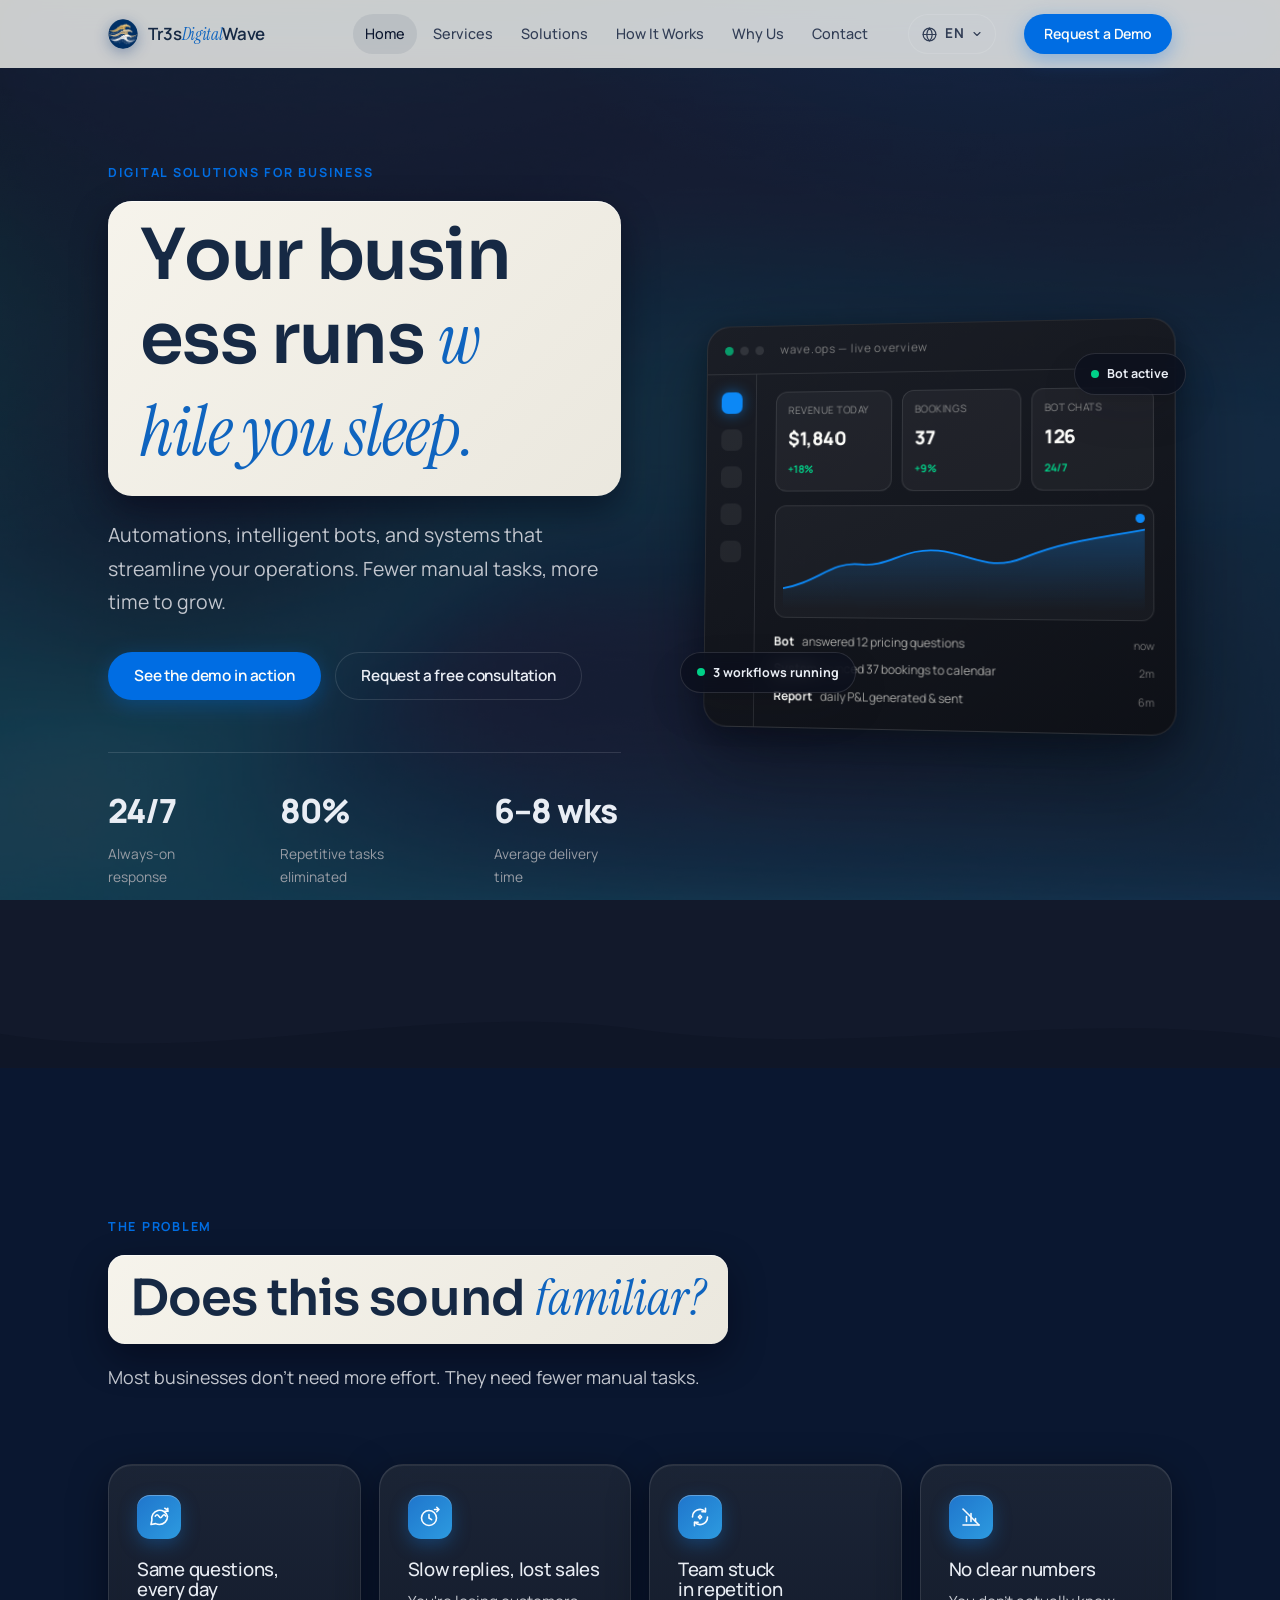
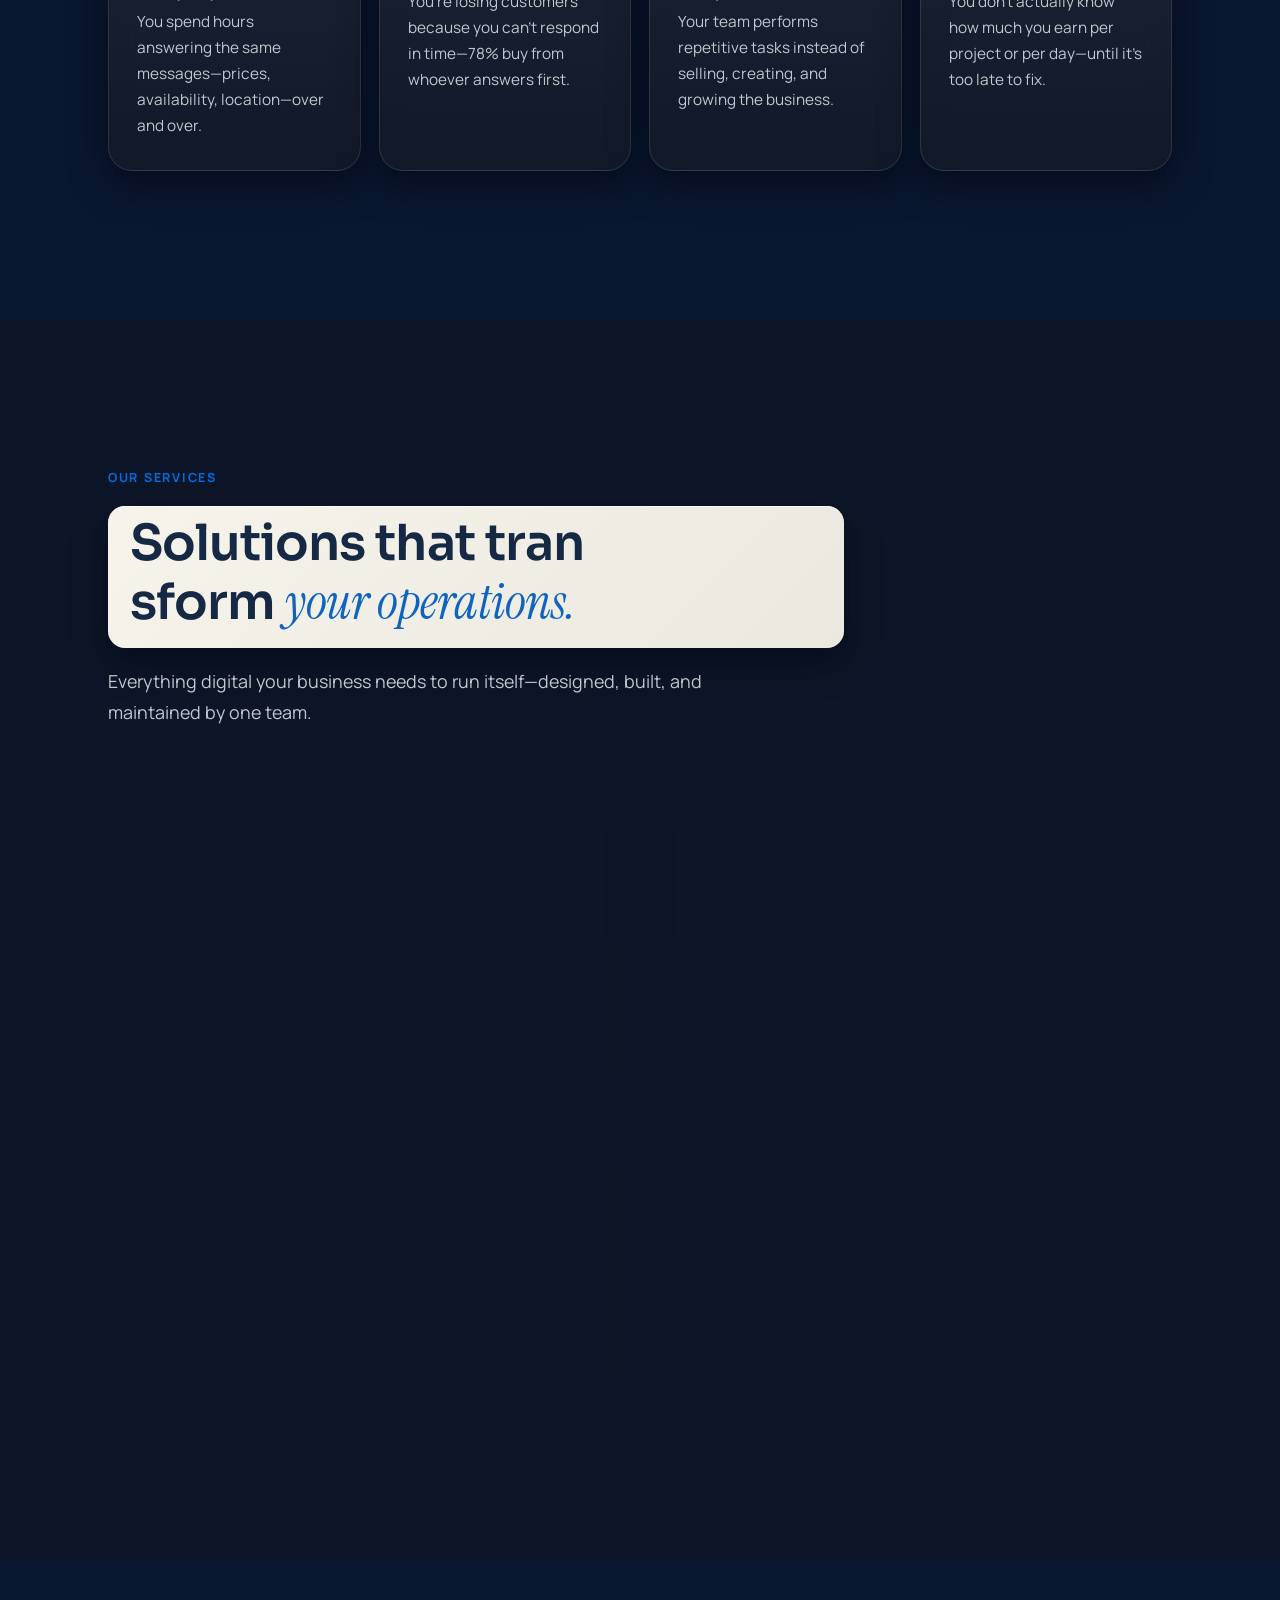
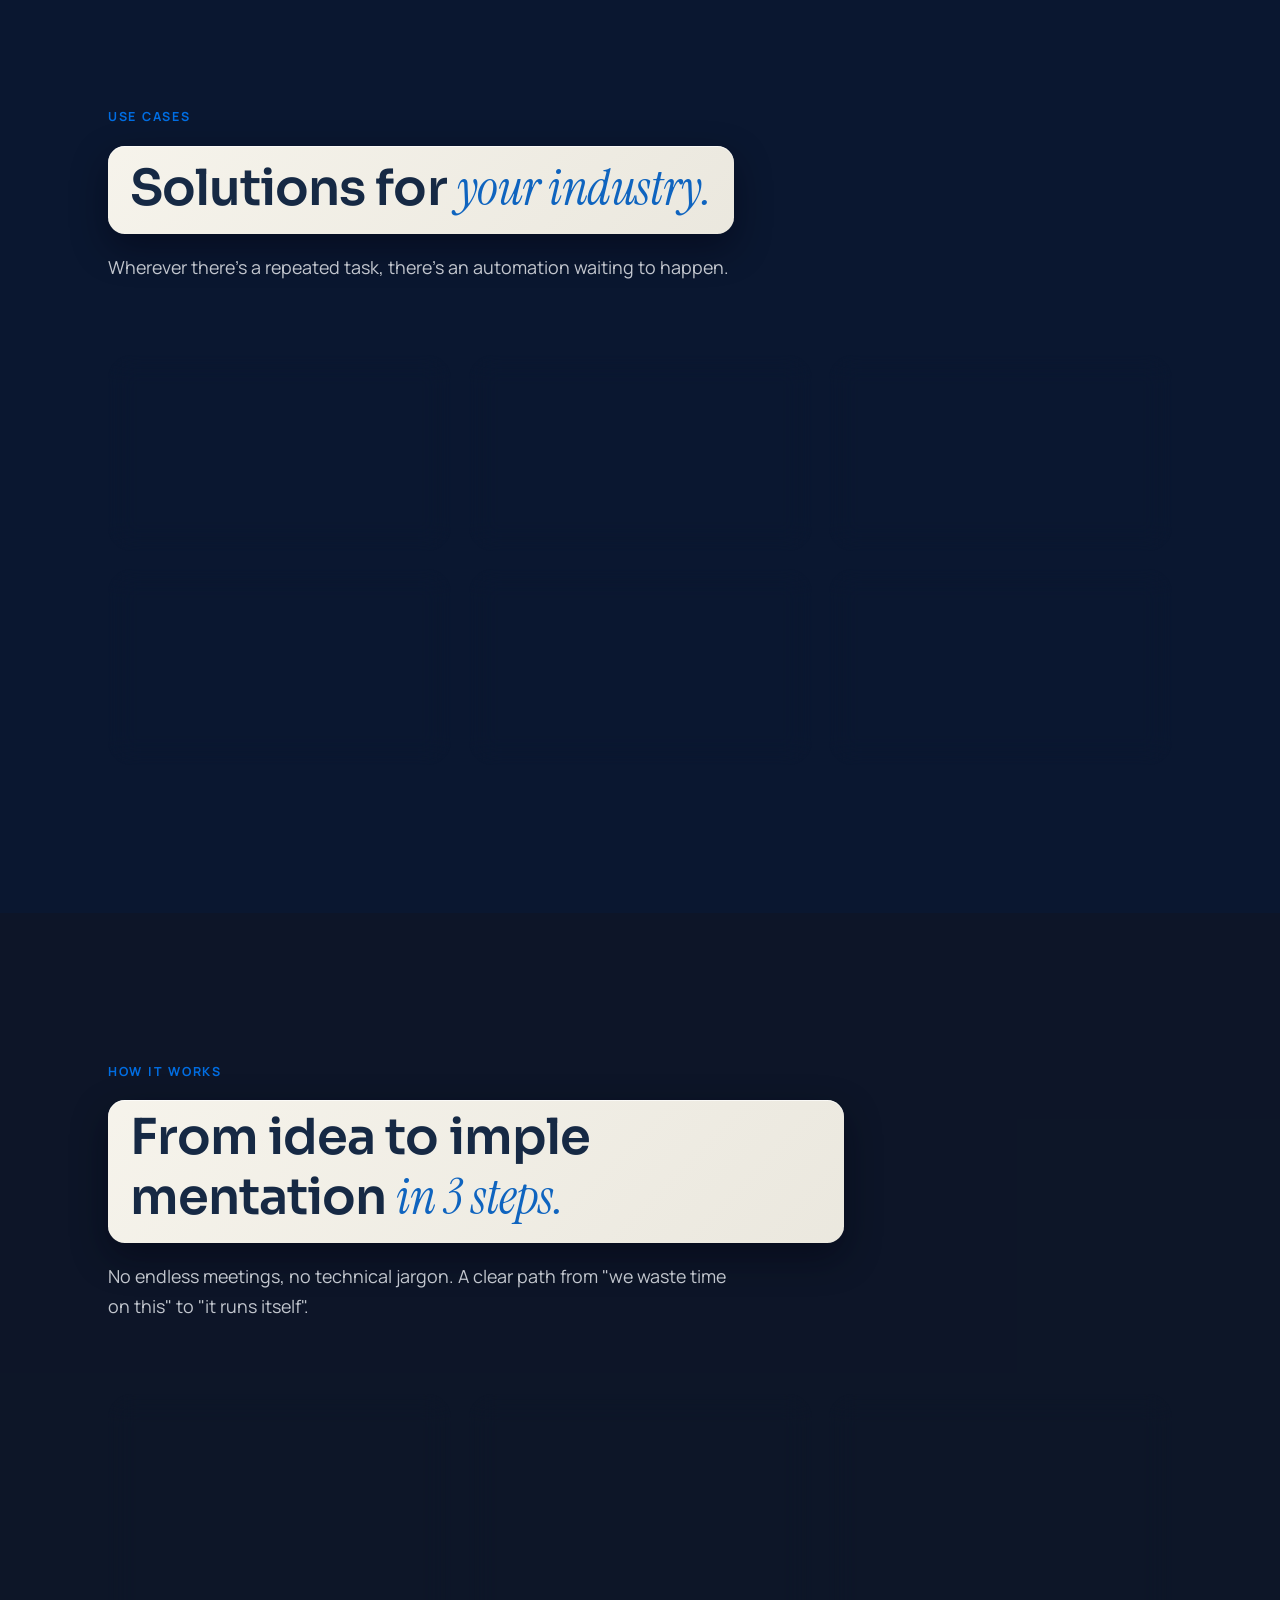
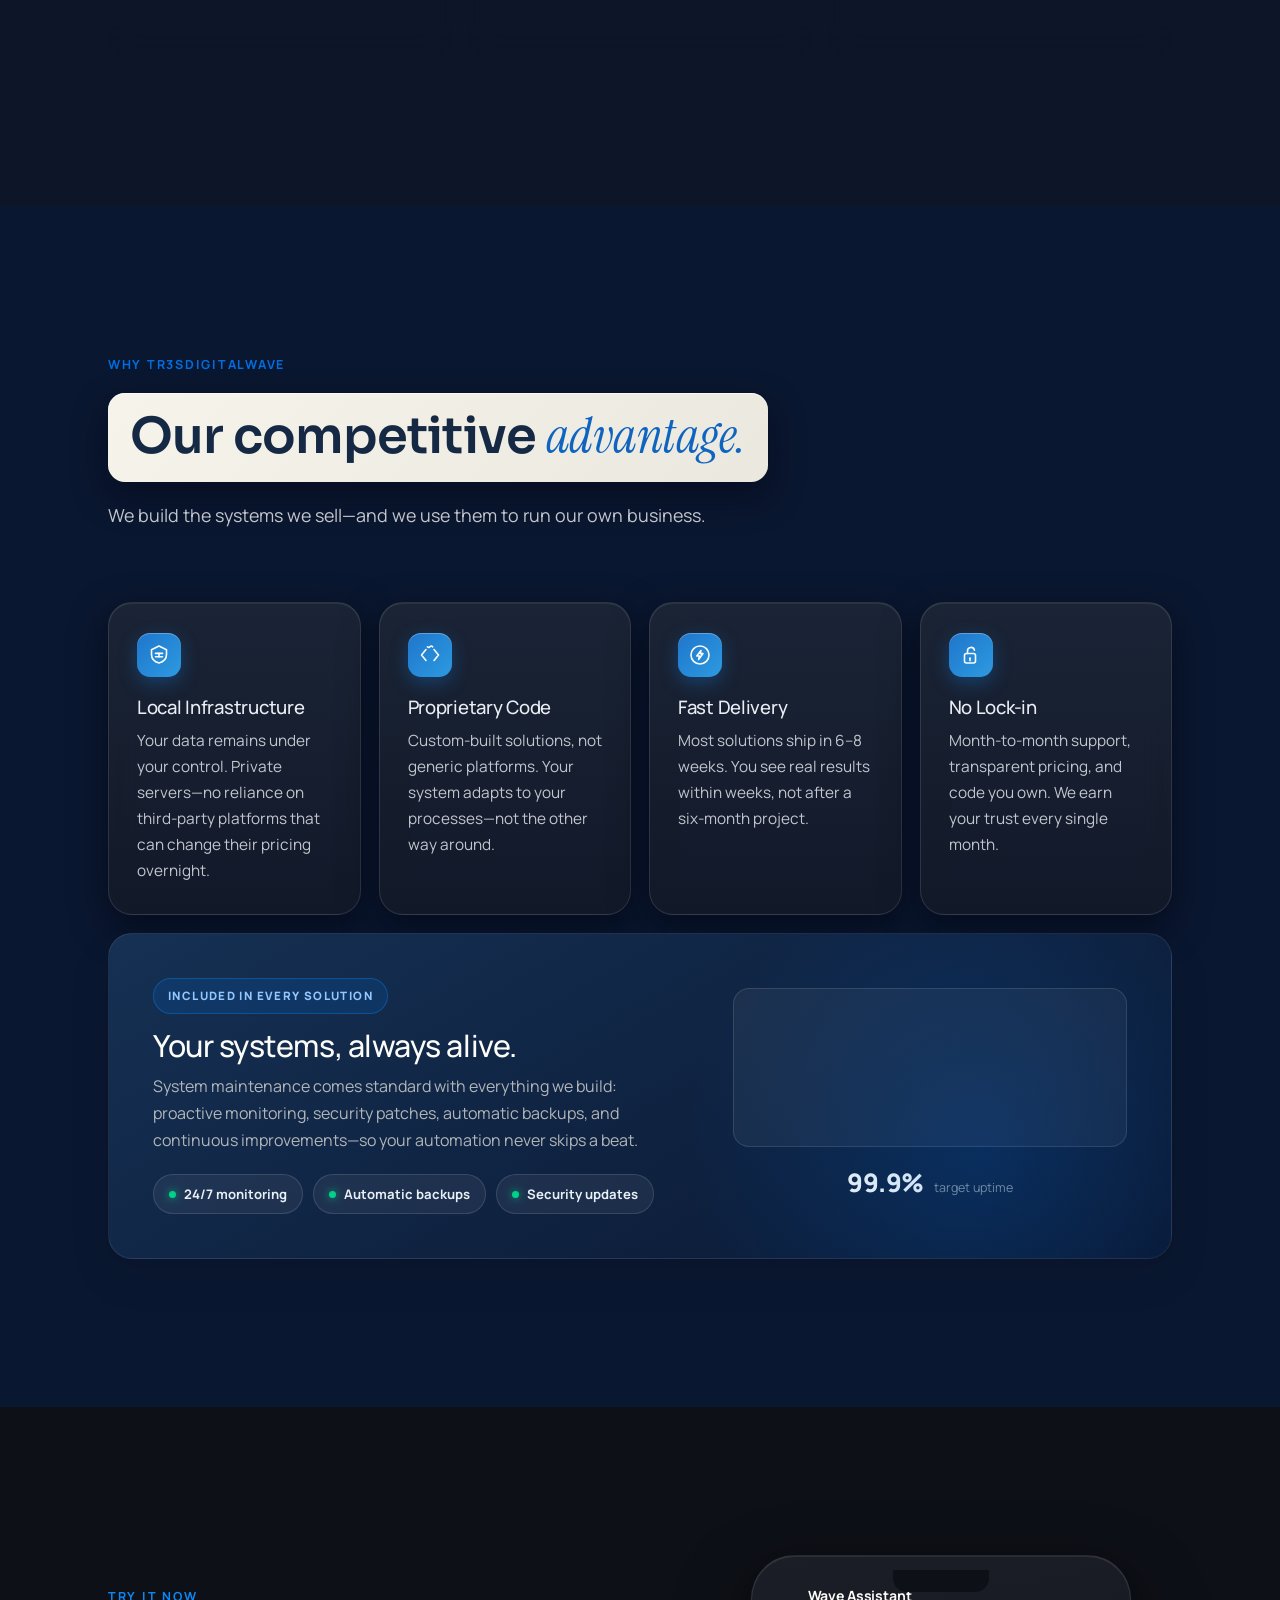
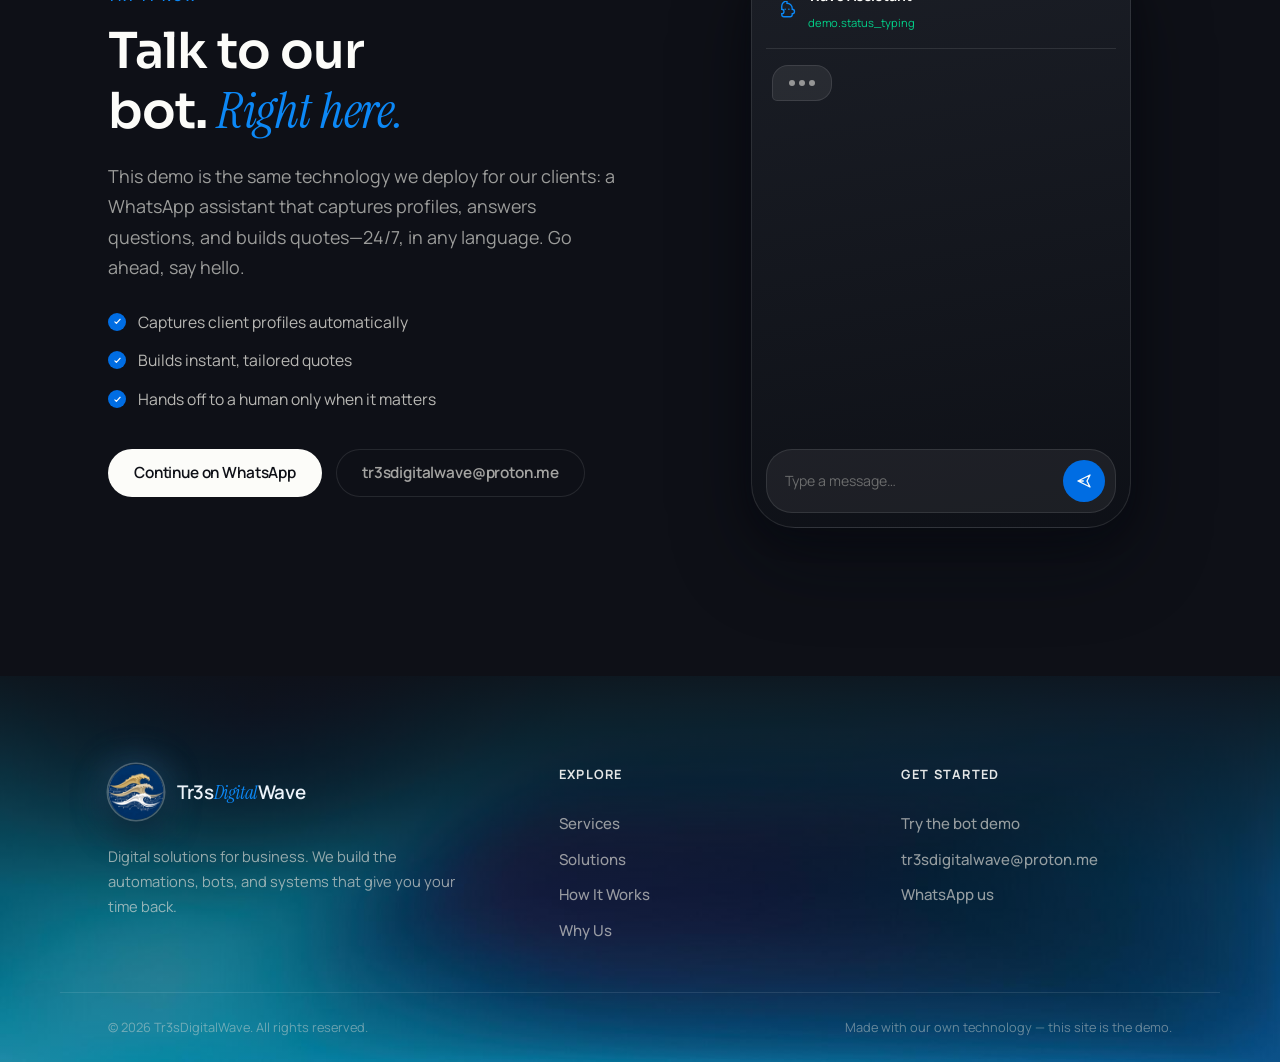
<file: index.html>
<!doctype html>
<html lang="en">
<head>
<meta charset="utf-8">
<meta name="viewport" content="width=device-width, initial-scale=1">
<title data-i18n="meta.title">Tr3sDigitalWave — Your business runs while you sleep</title>
<meta name="description" content="Tr3sDigitalWave builds intelligent WhatsApp bots, process automations, dashboards and custom web systems that make businesses run themselves. Websites, automation, data analysis and digital solutions that give you your time back.">
<meta name="theme-color" content="#0a1730">
<meta name="keywords" content="digital solutions, business automation, WhatsApp bots, web apps, websites, data analysis, dashboards, Tr3sDigitalWave">
<meta name="author" content="Tr3sDigitalWave">
<meta name="robots" content="index, follow">
<link rel="canonical" href="https://tr3sdigitalwave.github.io/">
<meta property="og:title" content="Tr3sDigitalWave — Digital solutions for business">
<meta property="og:description" content="Automations, intelligent bots, and systems that streamline your operations. Fewer manual tasks, more time to grow.">
<meta property="og:type" content="website">
<meta property="og:url" content="https://tr3sdigitalwave.github.io/">
<meta property="og:image" content="https://tr3sdigitalwave.github.io/assets/og-image.jpg">
<meta property="og:image:width" content="1200">
<meta property="og:image:height" content="630">
<meta property="og:site_name" content="Tr3sDigitalWave">
<meta property="og:locale" content="en_US">
<meta name="twitter:card" content="summary_large_image">
<meta name="twitter:title" content="Tr3sDigitalWave — Digital solutions for business">
<meta name="twitter:description" content="Your business runs while you sleep. Websites, automation, web apps and data.">
<meta name="twitter:image" content="https://tr3sdigitalwave.github.io/assets/og-image.jpg">
<link rel="icon" type="image/png" sizes="512x512" href="./assets/logo.png">
<link rel="apple-touch-icon" href="./assets/logo-180.png">
<link rel="manifest" href="./manifest.json">
<link rel="preconnect" href="https://fonts.googleapis.com">
<link rel="preconnect" href="https://fonts.gstatic.com" crossorigin>
<link href="https://fonts.googleapis.com/css2?family=Manrope:wght@400;500;600;700;800&family=Sora:wght@400;500;600&family=Instrument+Serif:ital@0;1&family=Noto+Sans+SC:wght@400;500;700;900&display=swap" rel="stylesheet">
<link rel="stylesheet" href="./styles.css">
</head>
<body>

<a class="skip-link" href="#main">Skip to content</a>

<!-- ============ NAV ============ -->
<header class="site-header" id="siteHeader">
  <nav class="nav wrap" aria-label="Main navigation">
    <a class="brand" href="#home" aria-label="Tr3sDigitalWave — home">
      <img class="brand-mark" src="./assets/logo.png" alt="Tr3sDigitalWave logo" width="30" height="30">
      <span class="brand-name">Tr3s<em>Digital</em>Wave</span>
    </a>
    <button class="nav-toggle" id="navToggle" aria-expanded="false" aria-controls="navMenu" aria-label="Open menu">
      <span></span><span></span>
    </button>
    <ul class="nav-menu" id="navMenu">
      <li><a href="#home" data-i18n="nav.home">Home</a></li>
      <li><a href="#services" data-i18n="nav.services">Services</a></li>
      <li><a href="#solutions" data-i18n="nav.solutions">Solutions</a></li>
      <li><a href="#process" data-i18n="nav.process">How It Works</a></li>
      <li><a href="#why" data-i18n="nav.why">Why Us</a></li>
      <li><a href="#contact" data-i18n="nav.contact">Contact</a></li>
    </ul>
    <div class="lang-switch" id="langSwitch">
      <button class="lang-btn" id="langBtn" type="button" aria-haspopup="true" aria-expanded="false">
        <svg viewBox="0 0 24 24" width="17" height="17" fill="none" stroke="currentColor" stroke-width="1.7" stroke-linecap="round" stroke-linejoin="round" aria-hidden="true">
          <circle cx="12" cy="12" r="9"/>
          <path d="M3 12h18M12 3c2.5 2.6 3.9 5.7 3.9 9S14.5 18.4 12 21M12 3c-2.5 2.6-3.9 5.7-3.9 9s1.4 6.4 3.9 9"/>
        </svg>
        <span id="langCurrent">EN</span>
        <svg class="lang-caret" viewBox="0 0 24 24" width="12" height="12" fill="none" stroke="currentColor" stroke-width="2.2" stroke-linecap="round" stroke-linejoin="round" aria-hidden="true"><path d="m6 9 6 6 6-6"/></svg>
      </button>
      <ul class="lang-menu" id="langMenu" role="menu" aria-label="Language">
        <li><button type="button" role="menuitem" data-lang="en">English</button></li>
        <li><button type="button" role="menuitem" data-lang="es">Español</button></li>
        <li><button type="button" role="menuitem" data-lang="zh">中文</button></li>
        <li><button type="button" role="menuitem" data-lang="de">Deutsch</button></li>
        <li><button type="button" role="menuitem" data-lang="ca">Català</button></li>
        <li><button type="button" role="menuitem" data-lang="fr">Français</button></li>
      </ul>
    </div>
    <a class="btn btn-primary btn-sm nav-cta" href="#demo" data-i18n="nav.cta">Request a Demo</a>
  </nav>
</header>

<main id="main">

<!-- ============ HERO ============ -->
<section class="hero" id="home">
  <div class="wrap hero-grid">
    <div class="hero-copy">
      <p class="eyebrow reveal" data-i18n="hero.eyebrow">Digital solutions for business</p>
      <h1 class="reveal" data-i18n-html="hero.title">Your business runs <em>while you sleep.</em></h1>
      <p class="hero-sub reveal" data-i18n="hero.sub">Automations, intelligent bots, and systems that streamline your operations. Fewer manual tasks, more time to grow.</p>
      <div class="hero-actions reveal">
        <a class="btn btn-primary" href="#demo" data-i18n="hero.cta1">See the demo in action</a>
        <a class="btn btn-ghost" href="#contact" data-i18n="hero.cta2">Request a free consultation</a>
      </div>
      <dl class="hero-stats reveal" aria-label="Key results">
        <div><dt data-counter="24" data-suffix="/7">0</dt><dd data-i18n="hero.stat1">Always-on response</dd></div>
        <div><dt data-counter="80" data-suffix="%">0</dt><dd data-i18n="hero.stat2">Repetitive tasks eliminated</dd></div>
        <div><dt>6–8 wks</dt><dd data-i18n="hero.stat3">Average delivery time</dd></div>
      </dl>
    </div>

    <div class="hero-visual reveal" aria-hidden="true">
      <div class="dash">
        <div class="dash-chrome">
          <span></span><span></span><span></span>
          <p>wave.ops — live overview</p>
        </div>
        <div class="dash-body">
          <aside class="dash-side">
            <i class="on"></i><i></i><i></i><i></i><i></i>
          </aside>
          <div class="dash-main">
            <div class="dash-kpis">
              <div class="kpi"><small>Revenue today</small><strong>$<span data-counter="1840">0</span></strong><b class="up">+18%</b></div>
              <div class="kpi"><small>Bookings</small><strong><span data-counter="37">0</span></strong><b class="up">+9%</b></div>
              <div class="kpi"><small>Bot chats</small><strong><span data-counter="126">0</span></strong><b class="up">24/7</b></div>
            </div>
            <div class="dash-chart">
              <svg viewBox="0 0 320 110" preserveAspectRatio="none">
                <defs>
                  <linearGradient id="chartFill" x1="0" y1="0" x2="0" y2="1">
                    <stop offset="0" stop-color="currentColor" stop-opacity=".28"/>
                    <stop offset="1" stop-color="currentColor" stop-opacity="0"/>
                  </linearGradient>
                </defs>
                <path class="chart-area" d="M0,86 C30,80 45,54 70,58 C95,62 110,38 140,42 C170,46 185,66 215,50 C245,34 265,30 320,18 L320,110 L0,110 Z" fill="url(#chartFill)"/>
                <path class="chart-line" d="M0,86 C30,80 45,54 70,58 C95,62 110,38 140,42 C170,46 185,66 215,50 C245,34 265,30 320,18" fill="none" stroke="currentColor" stroke-width="2" stroke-linecap="round"/>
              </svg>
              <div class="chart-dot"></div>
            </div>
            <ul class="dash-feed">
              <li><b>Bot</b> answered 12 pricing questions <time>now</time></li>
              <li><b>System</b> synced 37 bookings to calendar <time>2m</time></li>
              <li><b>Report</b> daily P&amp;L generated &amp; sent <time>6m</time></li>
            </ul>
          </div>
        </div>
      </div>
      <div class="orbital-badge badge-1"><span class="pulse"></span>Bot active</div>
      <div class="orbital-badge badge-2"><span class="pulse"></span>3 workflows running</div>
    </div>
  </div>
  <div class="wave-divider" aria-hidden="true">
    <svg viewBox="0 0 1440 90" preserveAspectRatio="none"><path d="M0,50 C240,90 480,10 720,45 C960,80 1200,20 1440,55 L1440,90 L0,90 Z" fill="currentColor"/></svg>
  </div>
</section>

<!-- ============ PROBLEM ============ -->
<section class="section" id="problem">
  <div class="wrap">
    <header class="section-head reveal">
      <p class="eyebrow" data-i18n="prob.eyebrow">The problem</p>
      <h2 data-i18n-html="prob.title">Does this sound <em>familiar?</em></h2>
      <p class="section-sub" data-i18n="prob.sub">Most businesses don't need more effort. They need fewer manual tasks.</p>
    </header>
    <div class="card-grid four">
      <article class="card reveal">
        <svg class="icon" viewBox="0 0 24 24" fill="none" stroke="currentColor" stroke-width="1.6" stroke-linecap="round" stroke-linejoin="round" aria-hidden="true"><path d="M20.5 11.5a8 8 0 0 1-8 8c-1.4 0-2.7-.3-3.9-.9L4 19.5l.9-4.4a8 8 0 1 1 15.6-3.6Z"/><path d="M8.3 11.2c1.2-2 2.3-2 3.5 0s2.3 2 3.5 0 2.3-2 3.4 0"/><path d="M17.8 3.2a4.5 4.5 0 0 1 3 3"/><path d="M20.8 3.2v3h-3"/></svg>
        <h3 data-i18n="prob1.title">Same questions, every day</h3>
        <p data-i18n="prob1.text">You spend hours answering the same messages—prices, availability, location—over and over.</p>
      </article>
      <article class="card reveal">
        <svg class="icon" viewBox="0 0 24 24" fill="none" stroke="currentColor" stroke-width="1.6" stroke-linecap="round" stroke-linejoin="round" aria-hidden="true"><circle cx="11" cy="13" r="7.5"/><path d="M11 9.5V13l2.6 1.7"/><path d="M16.5 4.5H21M18.8 2.3 21 4.5l-2.2 2.2"/></svg>
        <h3 data-i18n="prob2.title">Slow replies, lost sales</h3>
        <p data-i18n="prob2.text">You're losing customers because you can't respond in time—78% buy from whoever answers first.</p>
      </article>
      <article class="card reveal">
        <svg class="icon" viewBox="0 0 24 24" fill="none" stroke="currentColor" stroke-width="1.6" stroke-linecap="round" stroke-linejoin="round" aria-hidden="true"><path d="M4.5 12a7.5 7.5 0 0 1 12.8-5.3"/><path d="M19.5 12a7.5 7.5 0 0 1-12.8 5.3"/><path d="M17.5 3.2v3.6h-3.6"/><path d="M6.5 20.8v-3.6h3.6"/><path d="M12 10.2l1.6 1.8-1.6 1.8-1.6-1.8 1.6-1.8Z"/></svg>
        <h3 data-i18n="prob3.title">Team stuck in repetition</h3>
        <p data-i18n="prob3.text">Your team performs repetitive tasks instead of selling, creating, and growing the business.</p>
      </article>
      <article class="card reveal">
        <svg class="icon" viewBox="0 0 24 24" fill="none" stroke="currentColor" stroke-width="1.6" stroke-linecap="round" stroke-linejoin="round" aria-hidden="true"><path d="M4 20h16"/><path d="M7.5 16.5v-5M12 16.5v-8M16.5 16.5v-3"/><path d="M4 4l16 16"/></svg>
        <h3 data-i18n="prob4.title">No clear numbers</h3>
        <p data-i18n="prob4.text">You don't actually know how much you earn per project or per day—until it's too late to fix.</p>
      </article>
    </div>
  </div>
</section>

<!-- ============ SERVICES ============ -->
<section class="section section-alt" id="services">
  <div class="wrap">
    <header class="section-head reveal">
      <p class="eyebrow" data-i18n="svc.eyebrow">Our services</p>
      <h2 data-i18n-html="svc.title">Solutions that transform <em>your operations.</em></h2>
      <p class="section-sub" data-i18n="svc.sub">Everything digital your business needs to run itself—designed, built, and maintained by one team.</p>
    </header>
    <div class="card-grid two">
      <article class="card card-feature reveal">
        <svg class="icon" viewBox="0 0 24 24" fill="none" stroke="currentColor" stroke-width="1.6" stroke-linecap="round" stroke-linejoin="round" aria-hidden="true"><rect x="4.5" y="7.5" width="15" height="10.5" rx="4"/><path d="M12 7.5V4.8"/><circle cx="12" cy="3.6" r="1.1"/><circle cx="9.4" cy="12" r="1" fill="currentColor" stroke="none"/><circle cx="14.6" cy="12" r="1" fill="currentColor" stroke="none"/><path d="M9.3 14.6c.9 1 1.7 1.5 2.7 1.5s1.8-.5 2.7-1.5"/></svg>
        <h3 data-i18n="svc1.title">Intelligent Bots</h3>
        <p data-i18n="svc1.text">Virtual assistants on WhatsApp that handle inquiries, deliver quotes, and manage scheduling 24/7. They respond in multiple languages, capture client profiles, and never miss a message—no human intervention required.</p>
        <a class="card-link" href="#demo"><span data-i18n="svc1.link">Try our bot demo</span> <span aria-hidden="true">→</span></a>
      </article>
      <article class="card card-feature reveal">
        <svg class="icon" viewBox="0 0 24 24" fill="none" stroke="currentColor" stroke-width="1.6" stroke-linecap="round" stroke-linejoin="round" aria-hidden="true"><circle cx="5.5" cy="6" r="2.4"/><circle cx="18.5" cy="6" r="2.4"/><circle cx="12" cy="18" r="2.4"/><path d="M7.9 6h8.2"/><path d="M6.5 8.1l4 7.8M17.5 8.1l-4 7.8"/></svg>
        <h3 data-i18n="svc2.title">Process Automation</h3>
        <p data-i18n="svc2.text">We connect your systems, eliminate manual tasks, and synchronize data in real time—from bookings and orders to invoices and financial reports. If it happens twice, we make it happen zero times.</p>
        <a class="card-link" href="#contact"><span data-i18n="svc2.link">Automate a process</span> <span aria-hidden="true">→</span></a>
      </article>
      <article class="card card-feature reveal">
        <svg class="icon" viewBox="0 0 24 24" fill="none" stroke="currentColor" stroke-width="1.6" stroke-linecap="round" stroke-linejoin="round" aria-hidden="true"><rect x="3" y="4.5" width="18" height="12.5" rx="2"/><path d="M6 13c1.4 0 1.9-3.6 3.3-3.6S10.7 13 12 13s1.9-3.6 3.3-3.6S17 13 18.5 13"/><path d="M9 21h6M12 17v4"/></svg>
        <h3 data-i18n="svc3.title">Dashboards &amp; Reporting</h3>
        <p data-i18n="svc3.text">Visualize your key metrics in real time. Track occupancy, revenue, expenses, and performance all in one place—accessible from any device, updated without a single manual entry.</p>
        <a class="card-link" href="#contact"><span data-i18n="svc3.link">See your data clearly</span> <span aria-hidden="true">→</span></a>
      </article>
      <article class="card card-feature reveal">
        <svg class="icon" viewBox="0 0 24 24" fill="none" stroke="currentColor" stroke-width="1.6" stroke-linecap="round" stroke-linejoin="round" aria-hidden="true"><path d="M8.5 6 4 12l4.5 6M15.5 6 20 12l-4.5 6"/><path d="M13.6 9.2c-.9 1.3-1.7 1.3-2.6 0s-1.7-1.3-2.6 0"/></svg>
        <h3 data-i18n="svc4.title">Custom Web Development</h3>
        <p data-i18n="svc4.text">Websites, pages, and tailor-made web applications that adapt to your business—not the other way around. Local infrastructure with full control over your data, built to scale with you.</p>
        <a class="card-link" href="#contact"><span data-i18n="svc4.link">Build something custom</span> <span aria-hidden="true">→</span></a>
      </article>
    </div>
  </div>
</section>

<!-- ============ USE CASES ============ -->
<section class="section" id="solutions">
  <div class="wrap">
    <header class="section-head reveal">
      <p class="eyebrow" data-i18n="use.eyebrow">Use cases</p>
      <h2 data-i18n-html="use.title">Solutions for <em>your industry.</em></h2>
      <p class="section-sub" data-i18n="use.sub">Wherever there's a repeated task, there's an automation waiting to happen.</p>
    </header>
    <div class="card-grid three">
      <article class="card card-compact reveal">
        <svg class="icon" viewBox="0 0 24 24" fill="none" stroke="currentColor" stroke-width="1.6" stroke-linecap="round" stroke-linejoin="round" aria-hidden="true"><circle cx="12" cy="12" r="9"/><path d="M15.6 8.4 13.9 13.9 8.4 15.6l1.7-5.5z"/><path d="M9.5 6.5c.8-1 1.7-1 2.5 0s1.7 1 2.5 0"/></svg>
        <h3 data-i18n="use1.title">Tour Operators</h3>
        <p data-i18n="use1.text">Instant quotes and automated bookings, even while you're out on a tour.</p>
      </article>
      <article class="card card-compact reveal">
        <svg class="icon" viewBox="0 0 24 24" fill="none" stroke="currentColor" stroke-width="1.6" stroke-linecap="round" stroke-linejoin="round" aria-hidden="true"><path d="M5 21V9.5l6-3.8 6 3.8V21"/><path d="M17.5 12.5H21V21h-3.5"/><path d="M9.5 21v-3h3v3"/><path d="M8.2 11.5h.01M11.8 11.5h.01M8.2 14.5h.01M11.8 14.5h.01"/><path d="M9.8 5.6a3.2 3.2 0 0 1 4.4 0"/></svg>
        <h3 data-i18n="use2.title">Hotels &amp; Lodging</h3>
        <p data-i18n="use2.text">Digital check-in, reservation management, and guest messaging on autopilot.</p>
      </article>
      <article class="card card-compact reveal">
        <svg class="icon" viewBox="0 0 24 24" fill="none" stroke="currentColor" stroke-width="1.6" stroke-linecap="round" stroke-linejoin="round" aria-hidden="true"><path d="M4.5 16.5h15"/><path d="M6.3 16.5a5.7 5.7 0 0 1 11.4 0"/><path d="M12 10.8V9"/><circle cx="12" cy="7.6" r="1"/><path d="M8.8 20c.9-1.1 1.8-1.1 2.7 0s1.8 1.1 2.7 0 1.8-1.1 2.7 0"/></svg>
        <h3 data-i18n="use3.title">Restaurants</h3>
        <p data-i18n="use3.text">QR menus, automated ordering, reservations, and review requests.</p>
      </article>
      <article class="card card-compact reveal">
        <svg class="icon" viewBox="0 0 24 24" fill="none" stroke="currentColor" stroke-width="1.6" stroke-linecap="round" stroke-linejoin="round" aria-hidden="true"><path d="M6 21V4.5"/><path d="M6 5.2c3.8-1.9 6.6 1.9 12 0v7.6c-5.4 1.9-8.2-1.9-12 0"/><path d="M9.3 9c.9-1.1 1.8-1.1 2.7 0s1.8 1.1 2.7 0"/></svg>
        <h3 data-i18n="use4.title">Activity Providers</h3>
        <p data-i18n="use4.text">Digital waivers, scheduling, and automatic reminders for every excursion.</p>
      </article>
      <article class="card card-compact reveal">
        <svg class="icon" viewBox="0 0 24 24" fill="none" stroke="currentColor" stroke-width="1.6" stroke-linecap="round" stroke-linejoin="round" aria-hidden="true"><path d="M5.5 8h13l-1 12.5h-11L5.5 8Z"/><path d="M9 8a3 3 0 0 1 6 0"/><path d="M9.3 14.5c.9-1.1 1.8-1.1 2.7 0s1.8 1.1 2.7 0"/></svg>
        <h3 data-i18n="use5.title">Retailers</h3>
        <p data-i18n="use5.text">Inventory and order tracking with low-stock alerts before you run out.</p>
      </article>
      <article class="card card-compact reveal">
        <svg class="icon" viewBox="0 0 24 24" fill="none" stroke="currentColor" stroke-width="1.6" stroke-linecap="round" stroke-linejoin="round" aria-hidden="true"><rect x="4" y="5" width="16" height="16" rx="2"/><path d="M4 10h16M9 3v4M15 3v4"/><path d="m8.5 14.7 2 2 3.5-4"/></svg>
        <h3 data-i18n="use6.title">Independent Professionals</h3>
        <p data-i18n="use6.text">Scheduling, automated invoicing, and client follow-ups that run themselves.</p>
      </article>
    </div>
  </div>
</section>

<!-- ============ PROCESS ============ -->
<section class="section section-alt" id="process">
  <div class="wrap">
    <header class="section-head reveal">
      <p class="eyebrow" data-i18n="how.eyebrow">How it works</p>
      <h2 data-i18n-html="how.title">From idea to implementation <em>in 3 steps.</em></h2>
      <p class="section-sub" data-i18n="how.sub">No endless meetings, no technical jargon. A clear path from "we waste time on this" to "it runs itself".</p>
    </header>
    <ol class="steps">
      <li class="step reveal">
        <span class="step-num" aria-hidden="true">01</span>
        <svg class="icon" viewBox="0 0 24 24" fill="none" stroke="currentColor" stroke-width="1.6" stroke-linecap="round" stroke-linejoin="round" aria-hidden="true"><circle cx="10.5" cy="10.5" r="6.5"/><path d="m15.3 15.3 5.2 5.2"/><path d="M7.4 10.6c1-1.6 2-1.6 3 0s2 1.6 3 0"/></svg>
        <h3 data-i18n="how1.title">Assessment</h3>
        <p data-i18n="how1.text">We analyze your current processes and identify the automation opportunities with the greatest impact on your time and revenue.</p>
      </li>
      <li class="step reveal">
        <span class="step-num" aria-hidden="true">02</span>
        <svg class="icon" viewBox="0 0 24 24" fill="none" stroke="currentColor" stroke-width="1.6" stroke-linecap="round" stroke-linejoin="round" aria-hidden="true"><path d="m8.2 6-4.7 6 4.7 6M15.8 6l4.7 6-4.7 6"/><path d="M12 8.6 13.9 12 12 15.4 10.1 12 12 8.6Z"/></svg>
        <h3 data-i18n="how2.title">Implementation</h3>
        <p data-i18n="how2.text">We design and develop your custom solution in 6–8 weeks, including testing and adjustments—without disrupting your daily operation.</p>
      </li>
      <li class="step reveal">
        <span class="step-num" aria-hidden="true">03</span>
        <svg class="icon" viewBox="0 0 24 24" fill="none" stroke="currentColor" stroke-width="1.6" stroke-linecap="round" stroke-linejoin="round" aria-hidden="true"><path d="M21 11.5a8.5 8.5 0 0 1-8.5 8.5c-1.5 0-3-.4-4.2-1L3 20l1-5.3A8.5 8.5 0 1 1 21 11.5Z"/><path d="m8.4 12.4 2.1 2.1 4.6-5"/></svg>
        <h3 data-i18n="how3.title">Ongoing Support</h3>
        <p data-i18n="how3.text">Month-to-month support to refine, improve, and scale your automation as your business evolves. No lock-in, ever.</p>
      </li>
    </ol>
  </div>
</section>

<!-- ============ WHY US ============ -->
<section class="section" id="why">
  <div class="wrap">
    <header class="section-head reveal">
      <p class="eyebrow" data-i18n="why.eyebrow">Why Tr3sDigitalWave</p>
      <h2 data-i18n-html="why.title">Our competitive <em>advantage.</em></h2>
      <p class="section-sub" data-i18n="why.sub">We build the systems we sell—and we use them to run our own business.</p>
    </header>
    <div class="card-grid four">
      <article class="card reveal">
        <svg class="icon" viewBox="0 0 24 24" fill="none" stroke="currentColor" stroke-width="1.6" stroke-linecap="round" stroke-linejoin="round" aria-hidden="true"><path d="M12 3 4.5 6.8v4.7c0 4.6 3.1 7.4 7.5 8.5 4.4-1.1 7.5-3.9 7.5-8.5V6.8L12 3Z"/><path d="M8.5 10.4h7M8.5 13.8h7"/><path d="M12 10.4v3.4"/></svg>
        <h3 data-i18n="why1.title">Local Infrastructure</h3>
        <p data-i18n="why1.text">Your data remains under your control. Private servers—no reliance on third-party platforms that can change their pricing overnight.</p>
      </article>
      <article class="card reveal">
        <svg class="icon" viewBox="0 0 24 24" fill="none" stroke="currentColor" stroke-width="1.6" stroke-linecap="round" stroke-linejoin="round" aria-hidden="true"><path d="m8 6.5-4.5 5.5L8 17.5M16 6.5l4.5 5.5L16 17.5"/><path d="M9.4 3.8c.9 1 1.8 1 2.6 0s1.7-1 2.6 0"/></svg>
        <h3 data-i18n="why2.title">Proprietary Code</h3>
        <p data-i18n="why2.text">Custom-built solutions, not generic platforms. Your system adapts to your processes—not the other way around.</p>
      </article>
      <article class="card reveal">
        <svg class="icon" viewBox="0 0 24 24" fill="none" stroke="currentColor" stroke-width="1.6" stroke-linecap="round" stroke-linejoin="round" aria-hidden="true"><circle cx="12" cy="12" r="9"/><path d="M13 7.5 8.8 13h2.7l-.9 3.5 4.4-5.9h-2.8l.8-3.1Z"/></svg>
        <h3 data-i18n="why3.title">Fast Delivery</h3>
        <p data-i18n="why3.text">Most solutions ship in 6–8 weeks. You see real results within weeks, not after a six-month project.</p>
      </article>
      <article class="card reveal">
        <svg class="icon" viewBox="0 0 24 24" fill="none" stroke="currentColor" stroke-width="1.6" stroke-linecap="round" stroke-linejoin="round" aria-hidden="true"><rect x="5.5" y="10.5" width="11" height="9.5" rx="2"/><path d="M8.5 10.5V8a3.5 3.5 0 0 1 6.9-.9"/><circle cx="11" cy="15.2" r="1" fill="currentColor" stroke="none"/><path d="M11 16v1.8"/></svg>
        <h3 data-i18n="why4.title">No Lock-in</h3>
        <p data-i18n="why4.text">Month-to-month support, transparent pricing, and code you own. We earn your trust every single month.</p>
      </article>
    </div>

    <article class="why-extra reveal">
      <div class="why-extra-copy">
        <span class="why-extra-badge" data-i18n="why5.badge">Included in every solution</span>
        <h3 data-i18n="why5.title">Your systems, always alive.</h3>
        <p data-i18n="why5.text">System maintenance comes standard with everything we build: proactive monitoring, security patches, automatic backups, and continuous improvements—so your automation never skips a beat.</p>
        <ul class="why-extra-chips">
          <li data-i18n="why5.chip1">24/7 monitoring</li>
          <li data-i18n="why5.chip2">Automatic backups</li>
          <li data-i18n="why5.chip3">Security updates</li>
        </ul>
      </div>
      <div class="why-extra-visual" aria-hidden="true">
        <div class="ekg-frame">
          <svg viewBox="0 0 220 80">
            <path class="ekg-line" d="M4 44H48L58 44 64 18 73 64 81 28 88 44H120L128 44 134 12 143 68 151 32 158 44H216" fill="none" stroke="currentColor" stroke-width="2.5" stroke-linecap="round" stroke-linejoin="round"/>
          </svg>
        </div>
        <div class="uptime"><strong>99.9%</strong><span data-i18n="why5.uptime">target uptime</span></div>
      </div>
    </article>
  </div>
</section>

<!-- ============ BOT DEMO + CONTACT (dark) ============ -->
<section class="section section-dark" id="demo">
  <div class="wrap demo-grid">
    <div class="demo-copy">
      <p class="eyebrow reveal" data-i18n="demo.eyebrow">Try it now</p>
      <h2 class="reveal" data-i18n-html="demo.title">Talk to our bot. <em>Right here.</em></h2>
      <p class="section-sub reveal" data-i18n="demo.sub">This demo is the same technology we deploy for our clients: a WhatsApp assistant that captures profiles, answers questions, and builds quotes—24/7, in any language. Go ahead, say hello.</p>
      <ul class="demo-points reveal">
        <li data-i18n="demo.point1">Captures client profiles automatically</li>
        <li data-i18n="demo.point2">Builds instant, tailored quotes</li>
        <li data-i18n="demo.point3">Hands off to a human only when it matters</li>
      </ul>
      <div class="demo-actions reveal" id="contact">
        <a class="btn btn-light" id="waLink" href="https://wa.me/593981681345?text=Hi%20Tr3sDigitalWave!%20I%20saw%20your%20demo%20and%20I%20want%20a%20free%20consultation." target="_blank" rel="noopener" data-i18n="demo.wa">Continue on WhatsApp</a>
        <a class="btn btn-outline-light" href="mailto:tr3sdigitalwave@proton.me?subject=Free%20consultation%20—%20Tr3sDigitalWave">tr3sdigitalwave@proton.me</a>
      </div>
    </div>

    <div class="phone reveal" data-i18n-attr="aria-label:demo.phone_aria" aria-label="Live chat demo with the Tr3sDigitalWave assistant">
      <div class="phone-notch" aria-hidden="true"></div>
      <div class="phone-head">
        <svg viewBox="0 0 24 24" width="18" height="18" fill="none" stroke="currentColor" stroke-width="1.8" stroke-linecap="round" aria-hidden="true"><path d="M12 3a7 7 0 0 1 7 7v1a3 3 0 0 1 0 6v1a3 3 0 0 1-3 3h-8a3 3 0 0 1-3-3v-1a3 3 0 0 0 0-6V7a7 7 0 0 1 7-7Z"/><circle cx="9.5" cy="11" r="1" fill="currentColor" stroke="none"/><circle cx="14.5" cy="11" r="1" fill="currentColor" stroke="none"/></svg>
        <div><strong data-i18n="demo.bot_name">Wave Assistant</strong><span id="botStatus" data-i18n="demo.status_online">online · replies instantly</span></div>
      </div>
      <div class="chat" id="chat" role="log" aria-live="polite"></div>
      <div class="chat-input">
        <input type="text" id="chatInput" data-i18n-attr="placeholder:demo.placeholder" placeholder="Type a message…" aria-label="Type a message to the demo bot" autocomplete="off">
        <button id="chatSend" data-i18n-attr="aria-label:demo.send_aria" aria-label="Send message">
          <svg viewBox="0 0 24 24" width="18" height="18" fill="none" stroke="currentColor" stroke-width="1.8" stroke-linecap="round" stroke-linejoin="round" aria-hidden="true"><path d="M4 12 20 4l-4 8 4 8-16-8Zm0 0h7"/></svg>
        </button>
      </div>
    </div>
  </div>
</section>

</main>

<!-- ============ FOOTER ============ -->
<footer class="site-footer">
  <div class="wrap footer-grid">
    <div class="footer-brand">
      <a class="brand" href="#home" aria-label="Tr3sDigitalWave — back to top">
        <img class="brand-mark" src="./assets/logo.png" alt="Tr3sDigitalWave logo" width="30" height="30">
        <span class="brand-name">Tr3s<em>Digital</em>Wave</span>
      </a>
      <p data-i18n="foot.tagline">Digital solutions for business. We build the automations, bots, and systems that give you your time back.</p>
    </div>
    <nav class="footer-nav" aria-label="Footer navigation">
      <h4 data-i18n="foot.explore">Explore</h4>
      <a href="#services" data-i18n="nav.services">Services</a>
      <a href="#solutions" data-i18n="nav.solutions">Solutions</a>
      <a href="#process" data-i18n="nav.process">How It Works</a>
      <a href="#why" data-i18n="nav.why">Why Us</a>
    </nav>
    <div class="footer-contact">
      <h4 data-i18n="foot.getstarted">Get started</h4>
      <a href="#demo" data-i18n="foot.demo">Try the bot demo</a>
      <a href="mailto:tr3sdigitalwave@proton.me">tr3sdigitalwave@proton.me</a>
      <a href="https://wa.me/593981681345" target="_blank" rel="noopener" data-i18n="foot.wa">WhatsApp us</a>
    </div>
  </div>
  <div class="wrap footer-base">
    <p data-i18n="foot.rights">© {year} Tr3sDigitalWave. All rights reserved.</p>
    <p data-i18n="foot.made">Made with our own technology — this site is the demo.</p>
  </div>
</footer>

<script src="./src/i18n.js" defer></script>
<script src="./src/main.js" defer></script>
</body>
</html>
</file>
<file: styles.css>
/* ============================================================
   Tr3sDigitalWave — design system
   Apple-clean minimalism: airy whitespace, frosted chrome,
   one electric accent, serif-italic accent words.
   ============================================================ */

/* ---------- primitive tokens ---------- */
:root{
  --p-ink:        oklch(0.21 0.012 264);
  --p-ink-soft:   oklch(0.38 0.012 264);
  --p-ink-mute:   oklch(0.50 0.010 264);
  --p-paper:      oklch(0.984 0.003 95);
  --p-paper-2:    oklch(0.965 0.005 95);
  --p-line:       oklch(0.21 0.012 264 / 0.10);
  --p-accent:     oklch(0.548 0.205 253);
  --p-accent-hi:  oklch(0.628 0.190 253);
  --p-accent-soft:oklch(0.548 0.205 253 / 0.09);
  --p-night:      oklch(0.175 0.014 268);
  --p-night-2:    oklch(0.235 0.016 268);
  --p-night-line: oklch(1 0 0 / 0.10);
  --p-mist:       oklch(0.90 0.008 95 / 0.72);
  --p-mint:       oklch(0.75 0.19 162);

  /* ---------- semantic ---------- */
  --surface:      var(--p-paper);
  --surface-alt:  var(--p-paper-2);
  --surface-dark: var(--p-night);
  --text:         var(--p-ink);
  --text-2:       var(--p-ink-soft);
  --text-3:       var(--p-ink-mute);
  --text-on-dark: var(--p-mist);
  --accent:       var(--p-accent);
  --line:         var(--p-line);

  /* ---------- component ---------- */
  --radius-s: 10px;
  --radius-m: 16px;
  --radius-l: 24px;
  --radius-pill: 999px;
  --wrap: 1160px;
  --pad: clamp(20px, 5vw, 48px);
  --section-y: clamp(88px, 12vw, 148px);
  --font-sans: "Manrope", "Noto Sans SC", -apple-system, "Segoe UI", "PingFang SC", "Microsoft YaHei", sans-serif;
  --font-serif: "Instrument Serif", Georgia, serif;
  --shadow-s: 0 1px 2px oklch(0.21 0.012 264 / 0.05), 0 4px 14px oklch(0.21 0.012 264 / 0.05);
  --shadow-m: 0 2px 6px oklch(0.21 0.012 264 / 0.06), 0 18px 44px oklch(0.21 0.012 264 / 0.09);
  --shadow-l: 0 8px 24px oklch(0.14 0.014 268 / 0.35), 0 32px 80px oklch(0.14 0.014 268 / 0.45);
  --ease: cubic-bezier(0.22, 1, 0.36, 1);
}

/* ---------- reset / base ---------- */
*,*::before,*::after{box-sizing:border-box;margin:0;padding:0}
html{scroll-behavior:smooth}
body{
  font: 400 1rem/1.7 var(--font-sans);
  color: var(--text);
  background: var(--surface);
  -webkit-font-smoothing: antialiased;
  text-rendering: optimizeLegibility;
  overflow-x: hidden;
}
img,svg{display:block;max-width:100%}
a{color:inherit;text-decoration:none}
ul,ol{list-style:none}
button{font:inherit;color:inherit;background:none;border:0}
:focus-visible{outline: 2px solid var(--accent); outline-offset: 3px; border-radius: 4px}
.section-dark :focus-visible{outline-color: var(--p-accent-hi)}

.wrap{max-width: var(--wrap); margin-inline: auto; padding-inline: var(--pad)}
.skip-link{
  position: absolute; left: 16px; top: -48px; z-index: 200;
  background: var(--text); color: var(--surface);
  padding: 10px 18px; border-radius: var(--radius-pill);
  transition: top 0.25s var(--ease);
}
.skip-link:focus{top: 14px}

h1,h2,h3{font-weight: 700; line-height: 1.08; letter-spacing: -0.03em; text-wrap: balance}
h1{font-size: clamp(2.6rem, 6.2vw, 4.4rem); font-weight: 800}
h2{font-size: clamp(2rem, 4.4vw, 3.1rem); font-weight: 800}
h3{font-size: 1.16rem; letter-spacing: -0.015em}
h1 em, h2 em{
  font: italic 400 1em var(--font-serif);
  letter-spacing: -0.01em;
  color: var(--accent);
}
.section-dark h1 em, .section-dark h2 em{color: var(--p-accent-hi)}

.eyebrow{
  font-size: 0.78rem; font-weight: 700;
  letter-spacing: 0.14em; text-transform: uppercase;
  color: var(--accent);
  margin-bottom: 18px;
}
.section-dark .eyebrow{color: var(--p-accent-hi)}

/* ---------- buttons ---------- */
.btn{
  display: inline-flex; align-items: center; justify-content: center;
  min-height: 48px; padding: 0 26px;
  border-radius: var(--radius-pill);
  font-weight: 600; font-size: 0.96rem; letter-spacing: -0.01em;
  transition: transform 0.22s var(--ease), box-shadow 0.22s var(--ease), background 0.22s var(--ease), color 0.22s var(--ease);
  will-change: transform;
}
.btn:active{transform: scale(0.97)}
.btn-primary{
  background: var(--accent); color: oklch(0.99 0.004 95);
  box-shadow: 0 6px 20px oklch(0.548 0.205 253 / 0.32);
}
.btn-primary:hover{background: var(--p-accent-hi); transform: translateY(-2px); box-shadow: 0 10px 26px oklch(0.548 0.205 253 / 0.40)}
.btn-ghost{
  background: transparent; color: var(--text);
  box-shadow: inset 0 0 0 1px var(--line);
}
.btn-ghost:hover{box-shadow: inset 0 0 0 1px oklch(0.21 0.012 264 / 0.28); transform: translateY(-2px)}
.btn-light{background: oklch(0.99 0.004 95); color: var(--p-night)}
.btn-light:hover{transform: translateY(-2px); box-shadow: 0 10px 30px oklch(0 0 0 / 0.35)}
.btn-outline-light{box-shadow: inset 0 0 0 1px var(--p-night-line); color: var(--text-on-dark)}
.btn-outline-light:hover{box-shadow: inset 0 0 0 1px oklch(1 0 0 / 0.35); transform: translateY(-2px)}
.btn-sm{min-height: 40px; padding: 0 20px; font-size: 0.88rem}

/* ---------- header / nav ---------- */
.site-header{
  position: fixed; inset: 0 0 auto 0; z-index: 100;
  transition: background 0.3s var(--ease), box-shadow 0.3s var(--ease), backdrop-filter 0.3s var(--ease);
}
.site-header.scrolled{
  background: oklch(0.984 0.003 95 / 0.82);
  -webkit-backdrop-filter: saturate(1.8) blur(18px);
  backdrop-filter: saturate(1.8) blur(18px);
  box-shadow: 0 1px 0 var(--line);
}
@supports not ((backdrop-filter: blur(1px)) or (-webkit-backdrop-filter: blur(1px))){
  .site-header.scrolled{background: var(--p-paper)}
}
.nav{display: flex; align-items: center; gap: 28px; height: 68px}
.brand{display: inline-flex; align-items: center; gap: 10px; color: var(--text); margin-right: auto}
.brand-mark{width: 30px; height: 30px; border-radius: 50%; object-fit: cover; box-shadow: 0 4px 14px rgba(18, 58, 122, 0.35); flex: none}
.brand-name{font-weight: 800; font-size: 1.06rem; letter-spacing: -0.02em}
.brand-name em{font: italic 400 1em var(--font-serif); color: var(--accent)}
.nav-menu{display: flex; gap: 4px}
.nav-menu a{
  display: inline-flex; align-items: center; min-height: 40px; padding: 0 12px;
  border-radius: var(--radius-pill);
  font-size: 0.9rem; font-weight: 600; color: var(--text-2);
  white-space: nowrap;
  transition: color 0.2s var(--ease), background 0.2s var(--ease);
}
.nav-menu a:hover{color: var(--text); background: oklch(0.21 0.012 264 / 0.05)}
.nav-menu a.active{color: var(--text); background: oklch(0.21 0.012 264 / 0.06)}

.nav-toggle{
  display: none; position: relative; z-index: 120;
  width: 44px; height: 44px; border-radius: 50%;
  flex-direction: column; align-items: center; justify-content: center; gap: 6px;
}
.nav-toggle span{display: block; width: 20px; height: 2px; border-radius: 2px; background: var(--text); transition: transform 0.25s var(--ease)}
.nav-toggle[aria-expanded="true"] span:nth-child(1){transform: translateY(4px) rotate(45deg)}
.nav-toggle[aria-expanded="true"] span:nth-child(2){transform: translateY(-4px) rotate(-45deg)}

/* ---------- language switcher ---------- */
.lang-switch{position: relative; z-index: 120}
.lang-btn{
  display: inline-flex; align-items: center; gap: 7px;
  min-height: 40px; padding: 0 13px;
  border-radius: var(--radius-pill);
  font-size: 0.85rem; font-weight: 700; letter-spacing: 0.02em;
  color: var(--text-2);
  box-shadow: inset 0 0 0 1px var(--line);
  background: transparent;
  transition: color 0.2s var(--ease), box-shadow 0.2s var(--ease);
}
.lang-btn:hover{color: var(--text); box-shadow: inset 0 0 0 1px oklch(0.21 0.012 264 / 0.28)}
.lang-btn svg{flex: none}
.lang-caret{transition: transform 0.2s var(--ease)}
.lang-btn[aria-expanded="true"] .lang-caret{transform: rotate(180deg)}
.lang-menu{
  position: absolute; top: calc(100% + 8px); right: 0;
  min-width: 168px;
  background: var(--surface);
  border: 1px solid var(--line);
  border-radius: var(--radius-m);
  box-shadow: var(--shadow-m);
  padding: 6px;
  opacity: 0; visibility: hidden; transform: translateY(-6px);
  transition: opacity 0.2s var(--ease), transform 0.2s var(--ease), visibility 0.2s;
}
.lang-menu.open{opacity: 1; visibility: visible; transform: none}
.lang-menu button{
  display: flex; align-items: center; justify-content: space-between; gap: 12px;
  width: 100%; min-height: 40px;
  padding: 0 12px;
  border-radius: var(--radius-s);
  font-size: 0.9rem; font-weight: 600; color: var(--text-2);
  transition: background 0.15s var(--ease), color 0.15s var(--ease);
}
.lang-menu button:hover{background: oklch(0.21 0.012 264 / 0.05); color: var(--text)}
.lang-menu button.active{color: var(--accent); font-weight: 800}
.lang-menu button.active::after{
  content: ""; width: 16px; height: 16px; flex: none;
  background: currentColor;
  -webkit-mask: url("data:image/svg+xml,%3Csvg xmlns='http://www.w3.org/2000/svg' viewBox='0 0 24 24' fill='none' stroke='black' stroke-width='3' stroke-linecap='round' stroke-linejoin='round'%3E%3Cpath d='m5 13 4 4 10-11'/%3E%3C/svg%3E") center/contain no-repeat;
  mask: url("data:image/svg+xml,%3Csvg xmlns='http://www.w3.org/2000/svg' viewBox='0 0 24 24' fill='none' stroke='black' stroke-width='3' stroke-linecap='round' stroke-linejoin='round'%3E%3Cpath d='m5 13 4 4 10-11'/%3E%3C/svg%3E") center/contain no-repeat;
}

/* ---------- hero ---------- */
.hero{
  position: relative;
  padding-top: clamp(140px, 18vh, 190px);
  padding-bottom: clamp(120px, 14vw, 180px);
  background:
    radial-gradient(52rem 30rem at 78% -6%, oklch(0.548 0.205 253 / 0.10), transparent 60%),
    radial-gradient(40rem 26rem at -10% 30%, oklch(0.75 0.19 162 / 0.07), transparent 60%),
    var(--surface);
}
.hero-grid{display: grid; grid-template-columns: 1.04fr 0.96fr; gap: clamp(40px, 6vw, 80px); align-items: center}
.hero-sub{font-size: clamp(1.05rem, 1.6vw, 1.22rem); color: var(--text-2); max-width: 34rem; margin-top: 22px}
.hero-actions{display: flex; flex-wrap: wrap; gap: 14px; margin-top: 34px}
.hero-stats{
  display: flex; gap: clamp(28px, 4vw, 56px);
  margin-top: 52px; padding-top: 30px;
  border-top: 1px solid var(--line);
}
.hero-stats dt{font-size: clamp(1.6rem, 2.6vw, 2.1rem); font-weight: 800; letter-spacing: -0.03em; color: var(--text)}
.hero-stats dd{font-size: 0.86rem; color: var(--text-3); margin-top: 2px}

/* hero dashboard mockup */
.hero-visual{position: relative}
.dash{
  position: relative;
  border-radius: var(--radius-l);
  background: linear-gradient(160deg, var(--p-night-2), var(--p-night));
  color: var(--p-mist);
  box-shadow: var(--shadow-l);
  border: 1px solid var(--p-night-line);
  overflow: hidden;
  transform: perspective(1200px) rotateY(-7deg) rotateX(2deg);
  transition: transform 0.6s var(--ease);
}
.hero-visual:hover .dash{transform: perspective(1200px) rotateY(-3deg) rotateX(1deg)}
.dash-chrome{
  display: flex; align-items: center; gap: 7px;
  padding: 14px 18px;
  border-bottom: 1px solid var(--p-night-line);
}
.dash-chrome span{width: 9px; height: 9px; border-radius: 50%; background: var(--p-night-line)}
.dash-chrome span:first-child{background: oklch(0.75 0.19 162 / 0.7)}
.dash-chrome p{margin-left: 10px; font-size: 0.74rem; letter-spacing: 0.06em; color: oklch(0.90 0.008 95 / 0.5)}
.dash-body{display: grid; grid-template-columns: 52px 1fr}
.dash-side{
  display: flex; flex-direction: column; align-items: center; gap: 16px;
  padding: 18px 0; border-right: 1px solid var(--p-night-line);
}
.dash-side i{width: 22px; height: 22px; border-radius: 7px; background: var(--p-night-line); opacity: 0.6}
.dash-side i.on{background: var(--p-accent-hi); opacity: 1; box-shadow: 0 0 14px oklch(0.628 0.190 253 / 0.55)}
.dash-main{padding: 18px 20px 20px; min-width: 0}
.dash-kpis{display: grid; grid-template-columns: repeat(3, 1fr); gap: 10px}
.kpi{
  background: oklch(1 0 0 / 0.045);
  border: 1px solid var(--p-night-line);
  border-radius: 12px; padding: 10px 12px;
}
.kpi small{display: block; font-size: 0.64rem; letter-spacing: 0.05em; text-transform: uppercase; color: oklch(0.90 0.008 95 / 0.55)}
.kpi strong{display: block; font-size: clamp(0.98rem, 1.5vw, 1.18rem); font-weight: 800; letter-spacing: -0.02em; margin-top: 3px; color: oklch(0.99 0.004 95)}
.kpi b{font-size: 0.66rem; font-weight: 700; color: var(--p-mint)}
.dash-chart{
  position: relative; margin-top: 14px;
  border: 1px solid var(--p-night-line); border-radius: 12px;
  padding: 8px; color: var(--p-accent-hi);
  background: oklch(1 0 0 / 0.03);
}
.dash-chart svg{width: 100%; height: 96px}
.chart-line{stroke-dasharray: 640; stroke-dashoffset: 640; animation: draw 2.6s var(--ease) 0.4s forwards}
.chart-area{opacity: 0; animation: fadeIn 1s var(--ease) 1.6s forwards}
.chart-dot{
  position: absolute; top: 8px; right: 8px; width: 9px; height: 9px; border-radius: 50%;
  background: var(--p-accent-hi); box-shadow: 0 0 0 0 oklch(0.628 0.190 253 / 0.5);
  animation: ping 2.2s var(--ease) 2s infinite;
}
@keyframes draw{to{stroke-dashoffset: 0}}
@keyframes fadeIn{to{opacity: 1}}
@keyframes ping{0%{box-shadow: 0 0 0 0 oklch(0.628 0.190 253 / 0.45)} 80%,100%{box-shadow: 0 0 0 12px oklch(0.628 0.190 253 / 0)}}
.dash-feed{margin-top: 14px; display: grid; gap: 7px}
.dash-feed li{
  display: flex; align-items: baseline; gap: 8px;
  font-size: 0.76rem; color: oklch(0.90 0.008 95 / 0.72);
  animation: feedIn 0.5s var(--ease) both;
}
.dash-feed li:nth-child(2){animation-delay: 2.2s}
.dash-feed li:nth-child(3){animation-delay: 2.8s}
.dash-feed b{color: oklch(0.99 0.004 95); font-weight: 700}
.dash-feed time{margin-left: auto; font-size: 0.66rem; color: oklch(0.90 0.008 95 / 0.45); flex: none}
@keyframes feedIn{from{opacity: 0; transform: translateY(8px)} to{opacity: 1; transform: none}}

.orbital-badge{
  position: absolute; z-index: 2;
  display: inline-flex; align-items: center; gap: 8px;
  background: oklch(0.99 0.004 95 / 0.92);
  -webkit-backdrop-filter: blur(10px); backdrop-filter: blur(10px);
  border: 1px solid var(--line);
  border-radius: var(--radius-pill);
  box-shadow: var(--shadow-m);
  padding: 9px 16px;
  font-size: 0.78rem; font-weight: 700; color: var(--text);
  animation: float 6s ease-in-out infinite;
}
.badge-1{top: 8%; right: -14px}
.badge-2{bottom: 9%; left: -18px; animation-delay: -3s}
.pulse{width: 8px; height: 8px; border-radius: 50%; background: var(--p-mint); animation: blink 1.8s ease-in-out infinite}
@keyframes blink{50%{opacity: 0.35}}
@keyframes float{0%,100%{transform: translateY(0)} 50%{transform: translateY(-10px)}}

.wave-divider{position: absolute; inset: auto 0 0 0; color: var(--surface-alt); line-height: 0}
.wave-divider svg{width: 100%; height: clamp(36px, 6vw, 90px)}

/* ---------- sections ---------- */
.section{padding-block: var(--section-y)}
.section-alt{background: var(--surface-alt)}
.section-head{max-width: 46rem; margin-bottom: clamp(44px, 6vw, 72px)}
.section-sub{font-size: clamp(1rem, 1.4vw, 1.13rem); color: var(--text-2); margin-top: 18px; max-width: 40rem}
.section-dark{background: var(--surface-dark); color: var(--text-on-dark)}
.section-dark h2{color: oklch(0.99 0.004 95)}
.section-dark .section-sub{color: oklch(0.90 0.008 95 / 0.68)}

/* ---------- cards ---------- */
.card-grid{display: grid; gap: 18px}
.card-grid.two{grid-template-columns: repeat(2, 1fr)}
.card-grid.three{grid-template-columns: repeat(3, 1fr)}
.card-grid.four{grid-template-columns: repeat(4, 1fr)}
.card{
  background: var(--surface);
  border: 1px solid var(--line);
  border-radius: var(--radius-l);
  padding: 30px 28px;
  box-shadow: var(--shadow-s);
  transition: transform 0.3s var(--ease), box-shadow 0.3s var(--ease), border-color 0.3s var(--ease);
}
.card:hover{transform: translateY(-5px); box-shadow: var(--shadow-m); border-color: oklch(0.21 0.012 264 / 0.18)}
.card .icon{
  width: 44px; height: 44px; padding: 10px;
  color: var(--accent);
  background: var(--p-accent-soft);
  border-radius: 13px;
  margin-bottom: 20px;
  transition: transform 0.3s var(--ease);
}
.card:hover .icon{transform: scale(1.08) rotate(-4deg)}
.card p{color: var(--text-2); font-size: 0.96rem; margin-top: 10px}
.card-feature p{margin-bottom: 22px}
.card-link{
  display: inline-flex; align-items: center; gap: 6px;
  font-weight: 700; font-size: 0.92rem; color: var(--accent);
}
.card-link span{transition: transform 0.25s var(--ease)}
.card-link:hover span{transform: translateX(4px)}
.card-compact{padding: 26px 24px}
.card-compact h3{font-size: 1.05rem}
.card-compact p{font-size: 0.92rem}

/* ---------- steps ---------- */
.steps{display: grid; grid-template-columns: repeat(3, 1fr); gap: 18px; counter-reset: step}
.step{
  position: relative;
  background: var(--surface);
  border: 1px solid var(--line);
  border-radius: var(--radius-l);
  padding: 34px 28px 30px;
  box-shadow: var(--shadow-s);
  overflow: hidden;
  transition: transform 0.3s var(--ease), box-shadow 0.3s var(--ease);
}
.step:hover{transform: translateY(-5px); box-shadow: var(--shadow-m)}
.step-num{
  position: absolute; top: 18px; right: 22px;
  font: italic 400 3.4rem/1 var(--font-serif);
  color: oklch(0.21 0.012 264 / 0.09);
}
.step .icon{width: 44px; height: 44px; padding: 10px; color: var(--accent); background: var(--p-accent-soft); border-radius: 13px; margin-bottom: 20px}
.step p{color: var(--text-2); font-size: 0.96rem; margin-top: 10px}

/* ---------- dark demo + phone ---------- */
.demo-grid{
  display: grid; grid-template-columns: 1.05fr 0.95fr;
  gap: clamp(48px, 7vw, 96px); align-items: center;
}
.demo-points{margin-top: 26px; display: grid; gap: 12px}
.demo-points li{
  position: relative; padding-left: 30px;
  color: oklch(0.90 0.008 95 / 0.82); font-size: 0.98rem;
}
.demo-points li::before{
  content: ""; position: absolute; left: 0; top: 4px;
  width: 18px; height: 18px; border-radius: 50%;
  background:
    url("data:image/svg+xml,%3Csvg xmlns='http://www.w3.org/2000/svg' viewBox='0 0 24 24' fill='none' stroke='%23fdfdfb' stroke-width='3' stroke-linecap='round' stroke-linejoin='round'%3E%3Cpath d='m5 13 4 4 10-11'/%3E%3C/svg%3E") center/9px no-repeat,
    var(--p-accent);
}
.demo-actions{display: flex; flex-wrap: wrap; gap: 14px; margin-top: 36px}

.phone{
  position: relative;
  width: min(380px, 100%);
  margin-inline: auto;
  border-radius: 44px;
  background: linear-gradient(170deg, var(--p-night-2), var(--p-night));
  border: 1px solid var(--p-night-line);
  box-shadow: var(--shadow-l), inset 0 1px 0 oklch(1 0 0 / 0.08);
  padding: 14px;
}
.phone-notch{
  position: absolute; top: 14px; left: 50%; transform: translateX(-50%);
  width: 96px; height: 22px; border-radius: 0 0 14px 14px;
  background: var(--p-night); z-index: 3;
}
.phone-head{
  display: flex; align-items: center; gap: 10px;
  padding: 14px 12px 12px;
  border-bottom: 1px solid var(--p-night-line);
  color: var(--p-accent-hi);
}
.phone-head strong{display: block; font-size: 0.88rem; color: oklch(0.99 0.004 95); letter-spacing: -0.01em}
.phone-head span{font-size: 0.7rem; color: var(--p-mint)}
.phone-head div{margin-left: 2px}

.chat{
  height: 400px; overflow-y: auto;
  display: flex; flex-direction: column; gap: 8px;
  padding: 16px 6px;
  scrollbar-width: thin; scrollbar-color: var(--p-night-line) transparent;
}
.msg{
  max-width: 82%;
  padding: 10px 14px;
  border-radius: 16px;
  font-size: 0.86rem; line-height: 1.5;
  animation: msgIn 0.32s var(--ease) both;
  white-space: pre-line;
}
@keyframes msgIn{from{opacity: 0; transform: translateY(10px) scale(0.97)} to{opacity: 1; transform: none}}
.msg-bot{
  align-self: flex-start;
  background: oklch(1 0 0 / 0.07);
  border: 1px solid var(--p-night-line);
  border-bottom-left-radius: 5px;
  color: oklch(0.97 0.005 95);
}
.msg-bot b{color: var(--p-accent-hi)}
.msg-user{
  align-self: flex-end;
  background: var(--p-accent);
  border-bottom-right-radius: 5px;
  color: oklch(0.99 0.004 95);
}
.msg-typing{display: inline-flex; gap: 4px; align-items: center; padding: 14px 16px}
.msg-typing i{width: 6px; height: 6px; border-radius: 50%; background: oklch(0.90 0.008 95 / 0.6); animation: ty 1.1s ease-in-out infinite}
.msg-typing i:nth-child(2){animation-delay: 0.15s}
.msg-typing i:nth-child(3){animation-delay: 0.3s}
@keyframes ty{0%,100%{transform: translateY(0); opacity: 0.5} 50%{transform: translateY(-4px); opacity: 1}}

.chips{display: flex; flex-wrap: wrap; gap: 8px; padding: 2px 6px 8px; animation: msgIn 0.32s var(--ease) both}
.chip{
  min-height: 38px; padding: 0 16px;
  border-radius: var(--radius-pill);
  border: 1px solid oklch(0.628 0.190 253 / 0.5);
  color: var(--p-accent-hi);
  font-size: 0.82rem; font-weight: 700;
  transition: background 0.2s var(--ease), transform 0.2s var(--ease);
}
.chip:hover{background: oklch(0.548 0.205 253 / 0.18); transform: translateY(-1px)}

.chat-input{
  display: flex; gap: 8px; align-items: center;
  padding: 10px; border-radius: 26px;
  background: oklch(1 0 0 / 0.06);
  border: 1px solid var(--p-night-line);
}
.chat-input input{
  flex: 1; min-width: 0; height: 42px;
  background: transparent; border: 0; outline: none;
  color: oklch(0.99 0.004 95); font: inherit; font-size: 0.88rem;
  padding: 0 8px;
}
.chat-input input::placeholder{color: oklch(0.90 0.008 95 / 0.4)}
.chat-input button{
  width: 42px; height: 42px; flex: none;
  display: grid; place-items: center;
  border-radius: 50%; background: var(--p-accent);
  color: oklch(0.99 0.004 95);
  transition: background 0.2s var(--ease), transform 0.2s var(--ease);
}
.chat-input button:hover{background: var(--p-accent-hi); transform: scale(1.06)}

/* ---------- footer ---------- */
.site-footer{background: var(--p-night); color: oklch(0.90 0.008 95 / 0.66); padding-top: clamp(56px, 8vw, 88px)}
.footer-grid{
  display: grid; grid-template-columns: 1.4fr 1fr 1fr;
  gap: clamp(32px, 6vw, 72px);
  padding-bottom: 48px;
}
.footer-brand .brand{color: oklch(0.99 0.004 95)}
.footer-brand .brand-mark{color: var(--p-accent-hi)}
.footer-brand .brand-name em{color: var(--p-accent-hi)}
.footer-brand p{font-size: 0.92rem; max-width: 26rem; margin-top: 16px}
.site-footer h4{font-size: 0.8rem; font-weight: 700; letter-spacing: 0.1em; text-transform: uppercase; color: oklch(0.99 0.004 95 / 0.9); margin-bottom: 16px}
.footer-nav, .footer-contact{display: grid; gap: 10px; align-content: start; justify-items: start}
.footer-nav a, .footer-contact a{font-size: 0.94rem; transition: color 0.2s var(--ease)}
.footer-nav a:hover, .footer-contact a:hover{color: oklch(0.99 0.004 95)}
.footer-base{
  display: flex; flex-wrap: wrap; gap: 12px; justify-content: space-between;
  padding-block: 24px;
  border-top: 1px solid var(--p-night-line);
  font-size: 0.8rem; color: oklch(0.90 0.008 95 / 0.45);
}

/* ---------- reveal on scroll ---------- */
.reveal{opacity: 0; transform: translateY(22px); transition: opacity 0.7s var(--ease), transform 0.7s var(--ease)}
.reveal.in{opacity: 1; transform: none}
/* content is never gated on animation: no-JS / reduced-motion fallback */
.no-js .reveal, .reveal.in{opacity: 1; transform: none}

/* ---------- responsive ---------- */
@media (max-width: 1020px){
  .card-grid.four{grid-template-columns: repeat(2, 1fr)}
  .hero-grid{grid-template-columns: 1fr; gap: 64px}
  .hero-visual{max-width: 620px; margin-inline: auto; width: 100%}
  .demo-grid{grid-template-columns: 1fr; gap: 64px}
}
@media (max-width: 760px){
  .nav{height: 60px}
  .nav-cta{display: none}
  .nav-toggle{display: flex}
  .nav-menu{
    position: fixed; inset: 0; z-index: 110;
    flex-direction: column; justify-content: center; align-items: center; gap: 8px;
    background: oklch(0.984 0.003 95 / 0.94);
    -webkit-backdrop-filter: blur(24px); backdrop-filter: blur(24px);
    opacity: 0; pointer-events: none; visibility: hidden;
    transition: opacity 0.3s var(--ease), visibility 0.3s;
  }
  .nav-menu.open{opacity: 1; pointer-events: auto; visibility: visible}
  .nav-menu a{font-size: 1.5rem; font-weight: 700; letter-spacing: -0.02em; padding: 10px 24px; color: var(--text)}
  .card-grid.two, .card-grid.three, .card-grid.four{grid-template-columns: 1fr}
  .steps{grid-template-columns: 1fr}
  .hero{padding-top: 120px}
  .hero-stats{flex-wrap: wrap; gap: 24px 40px}
  .dash{transform: none}
  .hero-visual:hover .dash{transform: none}
  .badge-1{right: 4px}
  .badge-2{left: 4px}
  .chat{height: 340px}
  .footer-grid{grid-template-columns: 1fr; gap: 36px}
}

/* ---------- reduced motion ---------- */
@media (prefers-reduced-motion: reduce){
  html{scroll-behavior: auto}
  *,*::before,*::after{animation-duration: 0.001s !important; animation-iteration-count: 1 !important; transition-duration: 0.001s !important}
  .reveal{opacity: 1; transform: none}
  .chart-line{stroke-dashoffset: 0}
  .chart-area{opacity: 1}
}


/* ============================================================
   Rebrand pass — headings in credibility boxes, spiral logo,
   animated maintenance card
   ============================================================ */

/* headings in professional navy boxes */
.hero h1, .section-head h2{
  width: fit-content;
  background: linear-gradient(135deg, oklch(0.30 0.070 256), oklch(0.37 0.085 254));
  color: oklch(0.97 0.010 240);
  padding: 0.22em 0.45em 0.28em;
  border-radius: 0.34em;
  box-shadow: 0 12px 32px oklch(0.30 0.070 256 / 0.28);
}
.hero h1 em, .section-head h2 em{color: oklch(0.79 0.115 255)}
.section-dark .section-head h2{
  background: linear-gradient(135deg, oklch(0.47 0.105 255), oklch(0.55 0.115 253));
  box-shadow: 0 12px 32px oklch(0 0 0 / 0.35);
}

/* spiral logo */
.brand-mark{border-radius: 50%}/* maintenance feature card */
.why-extra{
  margin-top: 18px;
  display: grid; grid-template-columns: 1.15fr 0.85fr;
  gap: clamp(24px, 4vw, 48px); align-items: center;
  background: linear-gradient(150deg, oklch(0.31 0.072 256), oklch(0.21 0.055 262));
  color: var(--text-on-dark);
  border-radius: var(--radius-l);
  border: 1px solid oklch(1 0 0 / 0.08);
  box-shadow: var(--shadow-m);
  padding: clamp(26px, 4vw, 44px);
  position: relative; overflow: hidden;
}
.why-extra::after{
  content: ""; position: absolute; right: -12%; bottom: -65%;
  width: 60%; aspect-ratio: 1; border-radius: 50%;
  background: radial-gradient(circle, oklch(0.548 0.205 253 / 0.22), transparent 65%);
  pointer-events: none;
}
.why-extra-badge{
  display: inline-flex; align-items: center; gap: 8px;
  font-size: 0.72rem; font-weight: 800;
  letter-spacing: 0.12em; text-transform: uppercase;
  color: oklch(0.82 0.11 255);
  background: oklch(0.548 0.205 253 / 0.16);
  border: 1px solid oklch(0.628 0.190 253 / 0.35);
  padding: 7px 14px; border-radius: var(--radius-pill);
  margin-bottom: 16px;
}
.why-extra h3{font-size: clamp(1.4rem, 2.4vw, 1.9rem); color: oklch(0.99 0.004 95)}
.why-extra p{color: oklch(0.90 0.008 95 / 0.78); margin-top: 10px; max-width: 38rem}
.why-extra-chips{display: flex; flex-wrap: wrap; gap: 10px; margin-top: 20px}
.why-extra-chips li{
  display: inline-flex; align-items: center; gap: 8px;
  font-size: 0.82rem; font-weight: 700;
  color: oklch(0.95 0.01 240);
  background: oklch(1 0 0 / 0.06);
  border: 1px solid oklch(1 0 0 / 0.12);
  border-radius: var(--radius-pill);
  padding: 8px 15px;
}
.why-extra-chips li::before{
  content: ""; width: 7px; height: 7px; border-radius: 50%;
  background: var(--p-mint);
  box-shadow: 0 0 8px oklch(0.75 0.19 162 / 0.8);
}
.why-extra-visual{display: flex; flex-direction: column; gap: 14px; align-items: stretch}
.ekg-frame{
  background: oklch(1 0 0 / 0.05);
  border: 1px solid oklch(1 0 0 / 0.12);
  border-radius: var(--radius-m);
  padding: 14px 12px 10px;
  color: oklch(0.72 0.15 255);
}
.ekg-frame svg{width: 100%; height: auto}
.ekg-line{
  stroke-dasharray: 520;
  stroke-dashoffset: 520;
  animation: ekg 2.8s linear infinite;
}
@keyframes ekg{to{stroke-dashoffset: -520}}
.uptime{display: flex; align-items: baseline; gap: 10px; justify-content: center}
.uptime strong{font-size: 1.6rem; font-weight: 800; letter-spacing: -0.02em; color: oklch(0.99 0.004 95)}
.uptime span{font-size: 0.78rem; color: oklch(0.90 0.008 95 / 0.6)}

@media (max-width: 860px){
  .why-extra{grid-template-columns: 1fr}
  .hero h1, .section-head h2{padding: 0.20em 0.38em 0.24em}
}


/* ============================================================
   Typography system
   Logo: Manrope SemiBold · Headings: Sora SemiBold
   Subheadings: Manrope Medium · Paragraphs: Manrope Regular
   Buttons: Manrope SemiBold · Menu: Manrope Medium
   ============================================================ */
:root{--font-display: "Sora", "Noto Sans SC", -apple-system, "Segoe UI", sans-serif}

.brand-name{font-weight: 600}
h1, h2{
  font-family: var(--font-display);
  font-weight: 600;
  letter-spacing: -0.02em;
}
h1{font-weight: 600}
h3{font-weight: 500}
.btn{font-weight: 600}
.nav-menu a{font-weight: 500}
.footer-nav a, .footer-contact a{font-weight: 500}

/* subtle blue grain texture on light background */
body::before{
  content: "";
  position: fixed; inset: 0; z-index: -1;
  pointer-events: none;
  background-image: url("data:image/svg+xml,%3Csvg xmlns='http://www.w3.org/2000/svg' width='220' height='220'%3E%3Cfilter id='n'%3E%3CfeTurbulence type='fractalNoise' baseFrequency='0.85' numOctaves='2' stitchTiles='stitch'/%3E%3CfeColorMatrix type='matrix' values='0 0 0 0 0.30 0 0 0 0 0.45 0 0 0 0 0.80 0 0 0 0.05 0'/%3E%3C/filter%3E%3Crect width='100%25' height='100%25' filter='url(%23n)'/%3E%3C/svg%3E");
}

/* footer: generated wave background with legibility scrim */
.site-footer{
  position: relative;
  background-color: #0a1730;
  background-image: url("./assets/footer-wave.jpg");
  background-size: cover;
  background-position: center bottom;
  background-repeat: no-repeat;
}
.site-footer::before{
  content: "";
  position: absolute; inset: 0;
  background: linear-gradient(180deg, oklch(0.175 0.014 268 / 0.92) 0%, oklch(0.15 0.03 266 / 0.45) 55%, oklch(0.13 0.035 264 / 0.30) 100%);
  pointer-events: none;
}
.site-footer .wrap{position: relative; z-index: 1}

/* ============================================================
   Dark wave theme — the footer gradient becomes the global canvas
   ============================================================ */
:root{
  --p-line:        oklch(1 0 0 / 0.12);
  --surface:       oklch(0.225 0.032 266 / 0.80);
  --surface-alt:   oklch(0.20 0.028 267 / 0.58);
  --text:          oklch(0.945 0.010 264);
  --text-2:        oklch(0.825 0.012 264);
  --text-3:        oklch(0.695 0.012 264);
  --line:          var(--p-line);
  --p-accent-soft: oklch(0.70 0.13 250 / 0.16);
}
body{
  background: #0a1730 url("./assets/footer-wave.jpg") center bottom / cover no-repeat fixed;
}

/* frosted glass over the wave — deep, opaque panels that stand out */
.card, .step{
  background: linear-gradient(180deg, oklch(0.265 0.034 263 / 0.94), oklch(0.215 0.032 266 / 0.94));
  border-color: oklch(1 0 0 / 0.11);
  box-shadow: 0 12px 36px oklch(0.09 0.03 266 / 0.50), inset 0 1px 0 oklch(1 0 0 / 0.07);
  -webkit-backdrop-filter: blur(14px);
  backdrop-filter: blur(14px);
}
.card:hover{border-color: oklch(1 0 0 / 0.28); box-shadow: 0 18px 48px oklch(0.09 0.03 266 / 0.60), inset 0 1px 0 oklch(1 0 0 / 0.09)}
.step:hover{box-shadow: 0 18px 48px oklch(0.09 0.03 266 / 0.60), inset 0 1px 0 oklch(1 0 0 / 0.09)}

/* header chrome */
.site-header.scrolled{
  background: oklch(0.16 0.03 266 / 0.78);
  -webkit-backdrop-filter: saturate(1.8) blur(18px);
  backdrop-filter: saturate(1.8) blur(18px);
}
@supports not ((backdrop-filter: blur(1px)) or (-webkit-backdrop-filter: blur(1px))){
  .site-header.scrolled{background: #101f3d}
}
.nav-menu a:hover{background: oklch(1 0 0 / 0.08); color: var(--text)}
.nav-menu a.active{background: oklch(1 0 0 / 0.10); color: var(--text)}
.lang-btn:hover{box-shadow: inset 0 0 0 1px oklch(1 0 0 / 0.30)}
.lang-menu{
  background: oklch(0.17 0.028 266 / 0.90);
  -webkit-backdrop-filter: blur(16px);
  backdrop-filter: blur(16px);
}
.lang-menu button:hover{background: oklch(1 0 0 / 0.08); color: var(--text)}

/* hero floating badges */
.orbital-badge{
  background: oklch(0.17 0.028 266 / 0.72);
  -webkit-backdrop-filter: blur(10px);
  backdrop-filter: blur(10px);
}

/* wave divider between sections: blend into the dark canvas */
.wave-divider{color: oklch(0.19 0.03 266 / 0.35)}

/* mobile full-screen menu */
@media (max-width: 880px){
  .nav-menu{
    background: oklch(0.15 0.028 266 / 0.90);
    -webkit-backdrop-filter: blur(24px);
    backdrop-filter: blur(24px);
  }
}

/* ============================================================
   Light chrome — ivory heading boxes & navigation bar
   (echoes the warm sand accents in the wave logo)
   ============================================================ */

/* main headings in light ivory boxes */
.hero h1, .section-head h2, .section-dark .section-head h2{
  background: linear-gradient(135deg, oklch(0.965 0.011 92), oklch(0.93 0.013 92));
  color: oklch(0.28 0.055 256);
  box-shadow: 0 14px 36px oklch(0.10 0.04 266 / 0.45), inset 0 1px 0 oklch(1 0 0 / 0.65);
}
.hero h1 em, .section-head h2 em{color: oklch(0.51 0.16 255)}

/* light navigation bar */
.site-header{
  background: oklch(0.965 0.009 95 / 0.82);
  -webkit-backdrop-filter: saturate(1.8) blur(18px);
  backdrop-filter: saturate(1.8) blur(18px);
  box-shadow: 0 1px 0 oklch(0.28 0.055 256 / 0.12);
}
.site-header.scrolled{background: oklch(0.965 0.009 95 / 0.94)}
@supports not ((backdrop-filter: blur(1px)) or (-webkit-backdrop-filter: blur(1px))){
  .site-header, .site-header.scrolled{background: #f5f3ed}
}
.brand-name{color: oklch(0.28 0.055 256)}
.brand-name em{color: oklch(0.51 0.16 255)}
.nav-menu a{color: oklch(0.36 0.045 264)}
.nav-menu a:hover{color: oklch(0.21 0.05 264); background: oklch(0.28 0.055 256 / 0.06)}
.nav-menu a.active{color: oklch(0.21 0.05 264); background: oklch(0.28 0.055 256 / 0.08)}
.lang-btn{color: oklch(0.36 0.045 264)}
.lang-btn:hover{color: oklch(0.21 0.05 264); box-shadow: inset 0 0 0 1px oklch(0.28 0.055 256 / 0.30)}
.nav-toggle span{background: oklch(0.28 0.055 256)}
.lang-menu{background: oklch(0.97 0.008 95 / 0.96)}
.lang-menu button{color: oklch(0.36 0.045 264)}
.lang-menu button:hover{background: oklch(0.28 0.055 256 / 0.06); color: oklch(0.21 0.05 264)}
@media (max-width: 880px){
  .nav-menu{background: oklch(0.965 0.009 95 / 0.95)}
}

/* ============================================================
   Refinement pass — footer logo presence & icon contrast
   ============================================================ */

/* footer logo: larger, with a luminous ring that reads on the dark wave */
.footer-brand .brand-mark{
  width: 56px; height: 56px;
  box-shadow:
    0 0 0 1.5px oklch(1 0 0 / 0.25),
    0 12px 34px oklch(0 0 0 / 0.55),
    0 0 38px oklch(0.70 0.14 250 / 0.38);
}
.footer-brand .brand{align-items: center; gap: 13px}
.footer-brand .brand-name{font-size: 1.18rem}

/* card & step icons: confident azure tiles with white glyphs */
.card .icon, .step .icon{
  background: linear-gradient(135deg, oklch(0.56 0.155 253), oklch(0.66 0.14 242));
  color: oklch(0.99 0.005 250);
  box-shadow:
    0 6px 18px oklch(0.55 0.16 253 / 0.38),
    inset 0 1px 0 oklch(1 0 0 / 0.28);
}

/* footer wordmark sits on the dark wave — keep it light */
.footer-brand .brand-name{color: oklch(0.96 0.012 250)}

/* ============================================================
   Title wave — characters ripple like a gentle swell on load
   ============================================================ */
.wch{
  display: inline-block;
  animation: tdwWave 1.05s cubic-bezier(0.36, 0.07, 0.19, 0.97) both;
  animation-delay: calc(var(--wi, 0) * 34ms);
  will-change: transform;
}
@keyframes tdwWave{
  0%   {transform: translateY(0.10em); opacity: 0}
  28%  {transform: translateY(-0.16em); opacity: 1}
  58%  {transform: translateY(0.05em)}
  100% {transform: translateY(0); opacity: 1}
}
@media (prefers-reduced-motion: reduce){
  .wch{animation: none}
}
</file>
